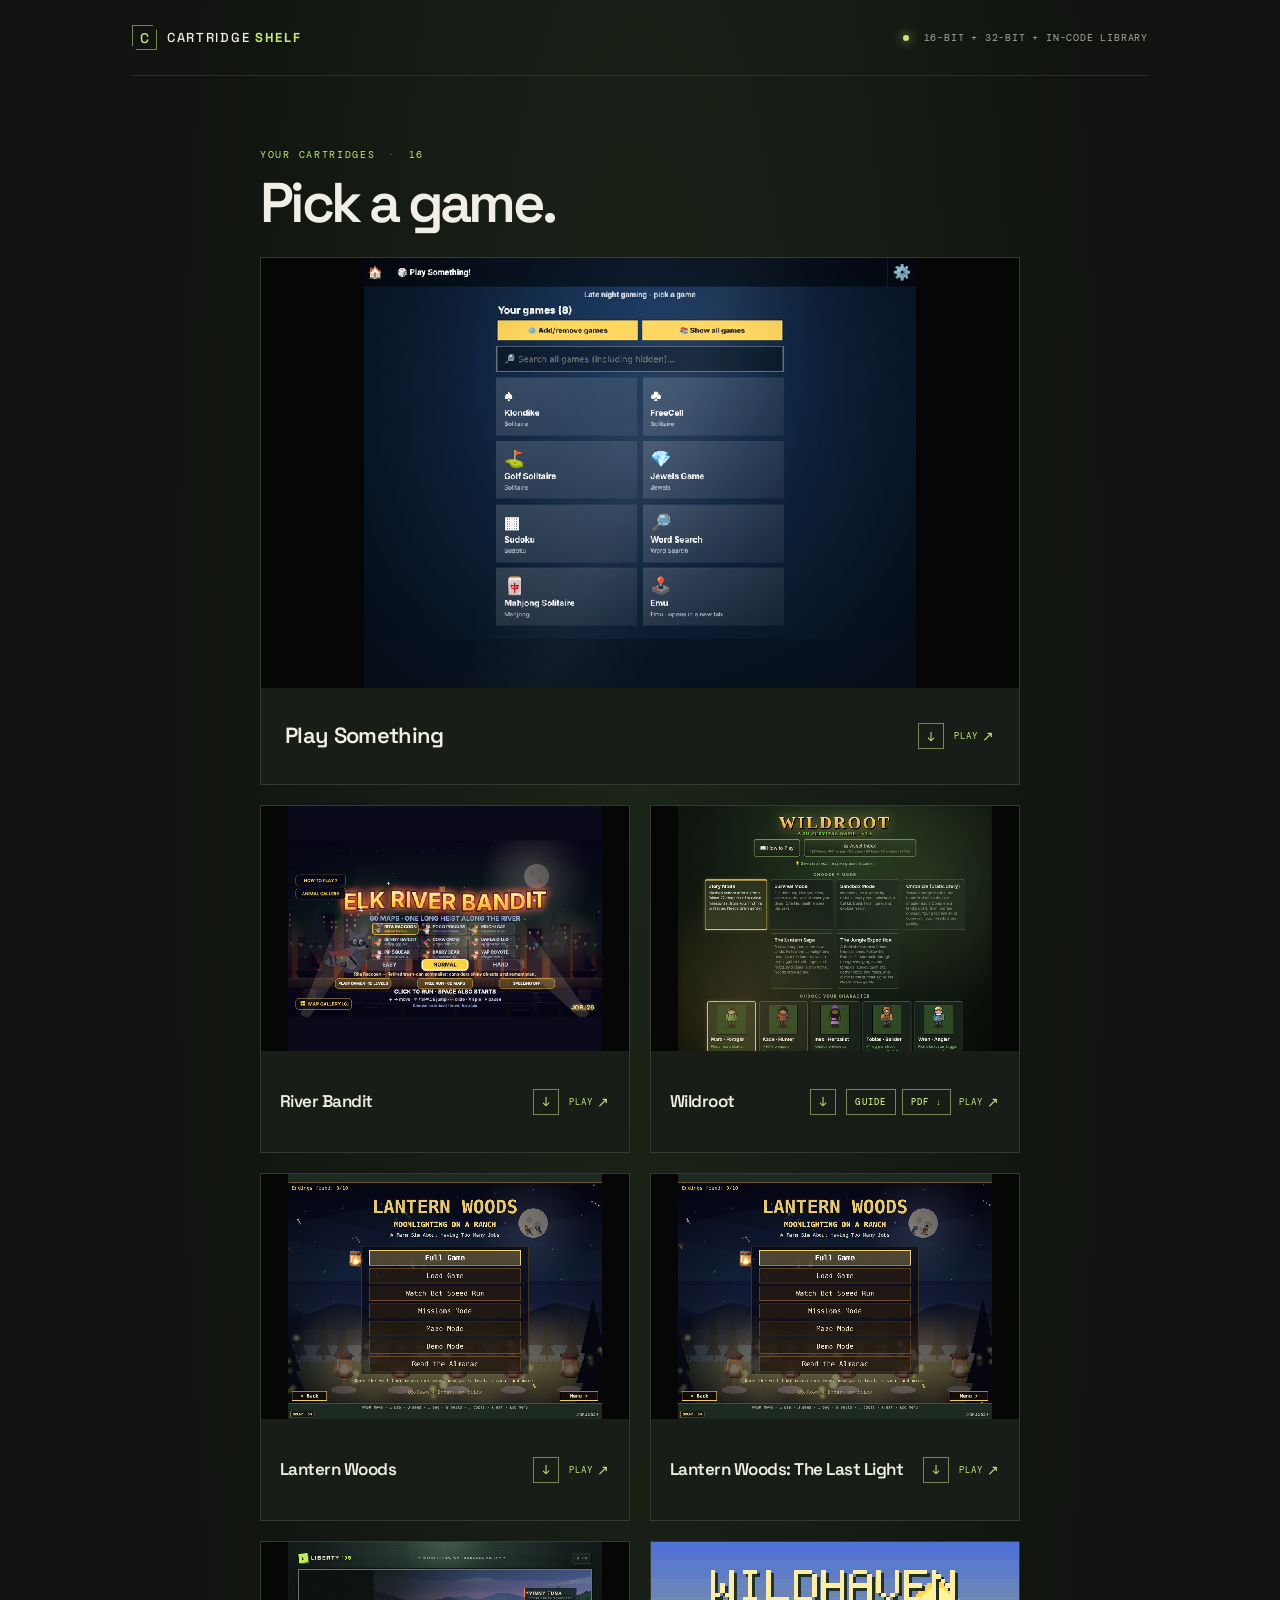
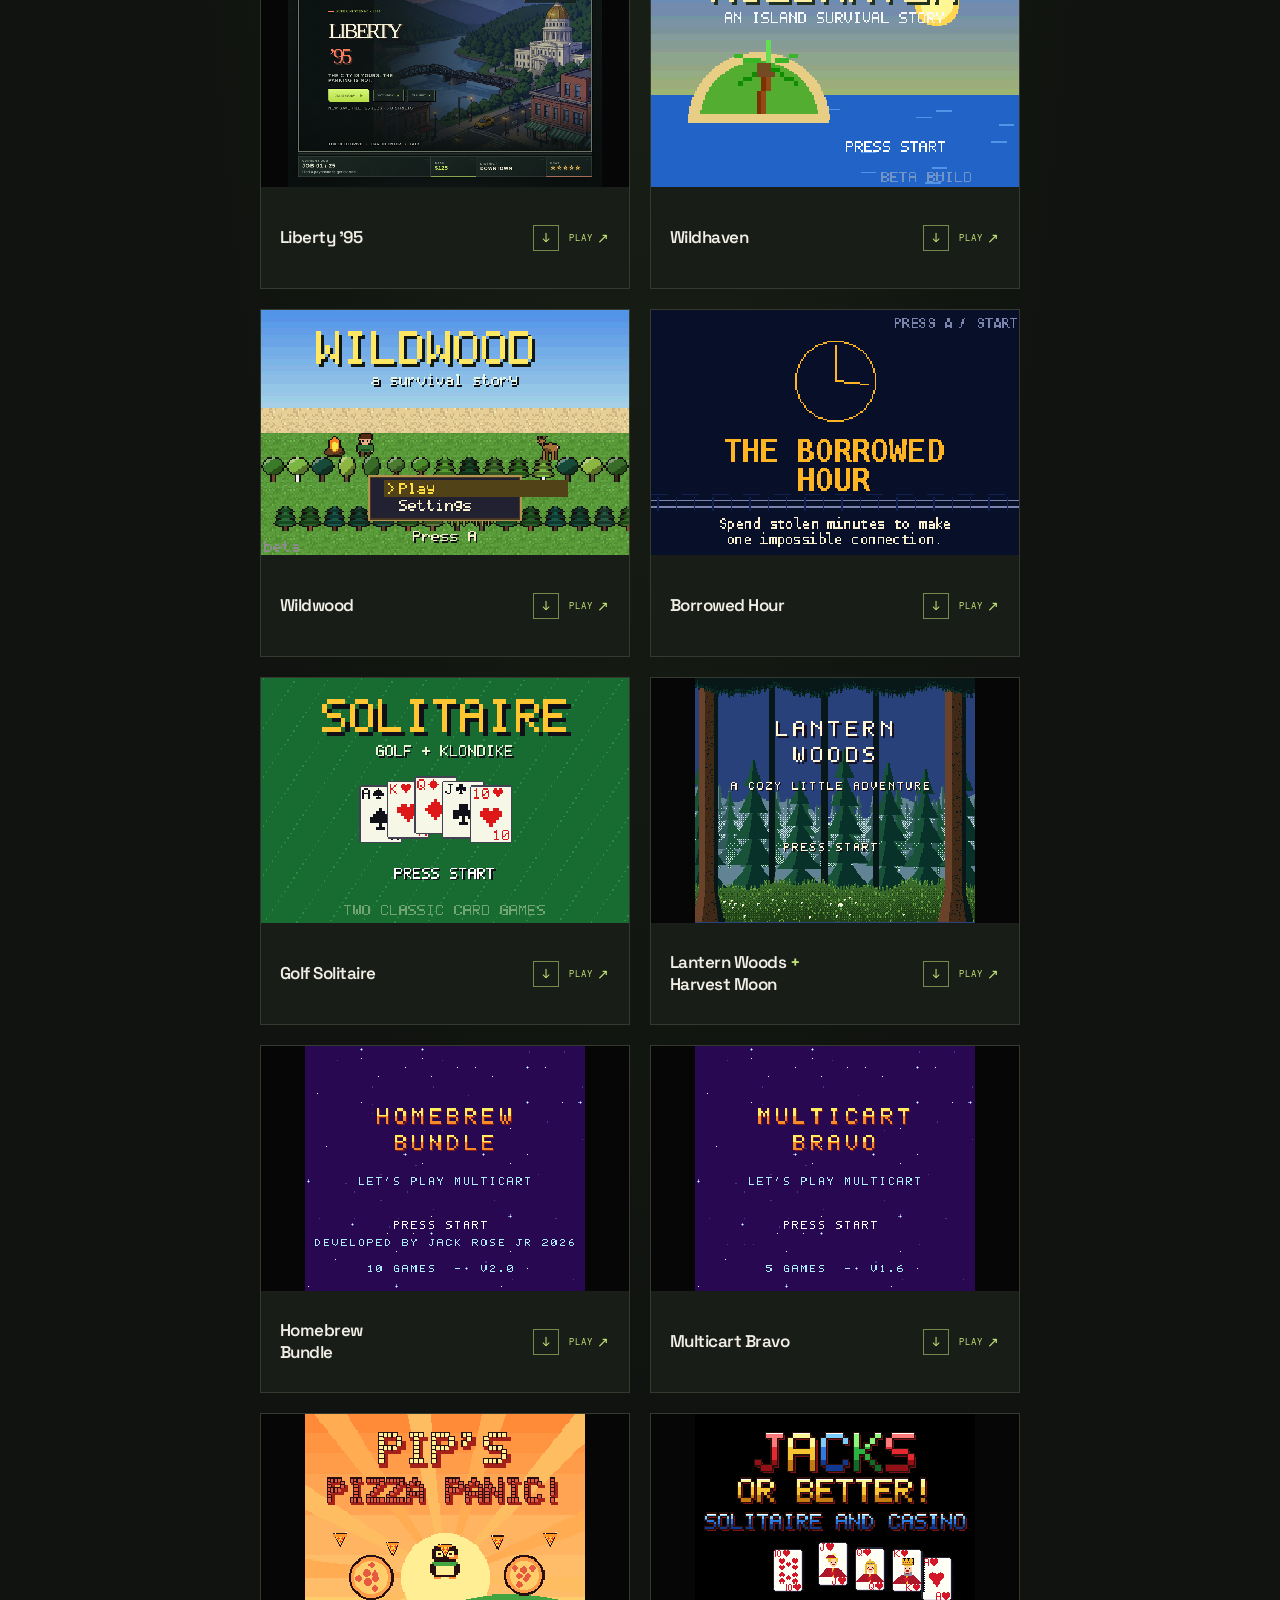
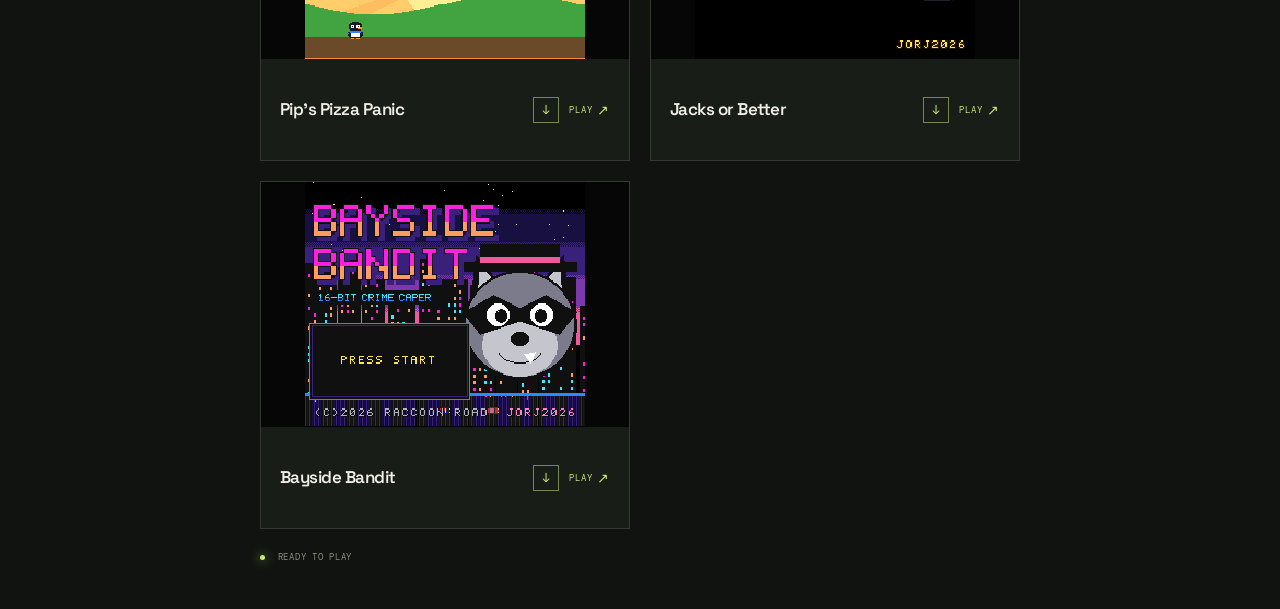
<file: index.html>
<!doctype html>
<html lang="en">
<head>
  <meta charset="utf-8">
  <meta name="viewport" content="width=device-width,initial-scale=1,maximum-scale=1,viewport-fit=cover"><meta name="apple-mobile-web-app-capable" content="yes"><meta name="mobile-web-app-capable" content="yes"><meta name="apple-mobile-web-app-status-bar-style" content="black-translucent"><meta name="apple-mobile-web-app-title" content="Cartridge Shelf"><meta name="theme-color" content="#050605">
  <meta name="theme-color" content="#10130f">
  <title>Cartridge Shelf</title>
  <link rel="stylesheet" href="style.css">
  <script type="module" src="app.js"></script>
</head>
<body>
  <main class="app-shell">
    <header class="topbar">
      <a class="brand" href="#library" aria-label="Cartridge Shelf home"><span class="brand-mark">C</span><span>CARTRIDGE <b>SHELF</b></span></a>
      <span class="system-label"><i></i> 16-BIT + 32-BIT + IN-CODE LIBRARY</span>
    </header>

    <section id="library" class="library-view">
      <div class="intro"><div class="eyebrow">YOUR CARTRIDGES <span>·</span> 16</div><h1>Pick a game.</h1></div>
      <div class="game-grid">
        <button class="game-card code-something featured" data-html="games/play-something/index.html" data-shot="shots/html_play-something.png" data-title="Play Something" aria-label="Play Play Something">
          <span class="card-art snes-art"><img class="title-shot is-ready" src="shots/html_play-something.png" alt="" aria-hidden="true"><span class="snes-symbol">♣</span><span class="snes-shapes"></span><span class="code-tag">IN-CODE</span><span class="art-caption">PLAY<br>SOMETHING</span></span>
          <span class="card-info"><span class="game-title">Play Something</span><span class="dl-chip" role="button" tabindex="0" aria-label="Download" title="Download">↓</span><span class="launch">PLAY <span>↗</span></span></span>
        </button>
        <button class="game-card code-river" data-html="games/river-bandit/index.html" data-shot="shots/html_river-bandit.png" data-title="River Bandit" aria-label="Play River Bandit">
          <span class="card-art snes-art"><img class="title-shot is-ready" src="shots/html_river-bandit.png" alt="" aria-hidden="true"><span class="snes-symbol">R</span><span class="snes-shapes"></span><span class="code-tag">IN-CODE</span><span class="art-caption">RIVER<br>BANDIT</span></span>
          <span class="card-info"><span class="game-title">River Bandit</span><span class="dl-chip" role="button" tabindex="0" aria-label="Download" title="Download">↓</span><span class="launch">PLAY <span>↗</span></span></span>
        </button>
        <button class="game-card code-wildroot" data-html="games/wildroot/index.html" data-shot="shots/html_wildroot.png" data-guide="games/wildroot/Wildroot_Player_Guide_v3.5.pdf" data-title="Wildroot" aria-label="Play Wildroot">
          <span class="card-art snes-art"><img class="title-shot is-ready" src="shots/html_wildroot.png" alt=""><span class="snes-symbol">W</span><span class="snes-shapes"></span><span class="code-tag">IN-CODE</span><span class="art-caption">WILDROOT</span></span>
          <span class="card-info"><span class="game-title">Wildroot</span><span class="dl-chip" role="button" tabindex="0" aria-label="Download" title="Download game">↓</span><span class="guide-chip" role="link" tabindex="0" data-href="games/wildroot/Wildroot_Player_Guide_v3.5.pdf" title="Open the player guide (PDF)">GUIDE</span><span class="guide-chip" role="link" tabindex="0" data-href="games/wildroot/Wildroot_Player_Guide_v3.5.pdf" data-download="1" title="Download the player guide (PDF)">PDF ↓</span><span class="launch">PLAY <span>↗</span></span></span>
        </button>
        <button class="game-card code-lantern" data-html="games/lantern-woods/index.html" data-shot="shots/html_lantern-woods.png" data-title="Lantern Woods" aria-label="Play Lantern Woods">
          <span class="card-art snes-art"><img class="title-shot is-ready" src="shots/html_lantern-woods.png" alt="" aria-hidden="true"><span class="snes-symbol">✦</span><span class="snes-shapes"></span><span class="code-tag">IN-CODE</span><span class="art-caption">LANTERN<br>WOODS</span></span>
          <span class="card-info"><span class="game-title">Lantern Woods</span><span class="dl-chip" role="button" tabindex="0" aria-label="Download" title="Download">↓</span><span class="launch">PLAY <span>↗</span></span></span>
        </button>
        <button class="game-card code-lastlight" data-html="games/last-light/index.html" data-shot="shots/html_last-light.png" data-title="Lantern Woods: The Last Light" aria-label="Play Lantern Woods: The Last Light">
          <span class="card-art snes-art"><img class="title-shot is-ready" src="shots/html_last-light.png" alt="" aria-hidden="true"><span class="snes-symbol">☾</span><span class="snes-shapes"></span><span class="code-tag">IN-CODE</span><span class="art-caption">THE LAST<br>LIGHT</span></span>
          <span class="card-info"><span class="game-title">Lantern Woods: The Last Light</span><span class="dl-chip" role="button" tabindex="0" aria-label="Download" title="Download">↓</span><span class="launch">PLAY <span>↗</span></span></span>
        </button>
        <button class="game-card code-liberty" data-html="games/liberty-95/index.html" data-shot="shots/html_liberty-95.png" data-title="Liberty ’95" aria-label="Play Liberty ’95">
          <span class="card-art snes-art"><img class="title-shot is-ready" src="shots/html_liberty-95.png" alt="" aria-hidden="true"><span class="snes-symbol">95</span><span class="snes-shapes"></span><span class="code-tag">IN-CODE</span><span class="art-caption">LIBERTY<br>’95</span></span>
          <span class="card-info"><span class="game-title">Liberty ’95</span><span class="dl-chip" role="button" tabindex="0" aria-label="Download" title="Download">↓</span><span class="launch">PLAY <span>↗</span></span></span>
        </button>
        <button class="game-card gba-wildhaven" data-rom="uploads/Wildhaven_beta.gba" data-shot="shots/Wildhaven_beta.png" data-system="gba" data-title="Wildhaven" aria-label="Play Wildhaven">
          <span class="card-art gba-art"><img src="shots/Wildhaven_beta.png" class="title-shot is-ready" alt="" aria-hidden="true"><span class="gba-sun"></span><span class="gba-hills"></span><span class="gba-emblem">W</span><span class="art-caption">WILDHAVEN</span></span>
          <span class="card-info"><span class="game-title">Wildhaven</span><span class="dl-chip" role="button" tabindex="0" aria-label="Download" title="Download">↓</span><span class="launch">PLAY <span>↗</span></span></span>
        </button>
        <button class="game-card gba-wildwood" data-rom="uploads/Wildwood_beta.gba" data-shot="shots/Wildwood_beta.png" data-system="gba" data-title="Wildwood" aria-label="Play Wildwood">
          <span class="card-art gba-art"><img src="shots/Wildwood_beta.png" class="title-shot is-ready" alt="" aria-hidden="true"><span class="gba-sun"></span><span class="gba-hills"></span><span class="gba-emblem">✦</span><span class="art-caption">WILDWOOD</span></span>
          <span class="card-info"><span class="game-title">Wildwood</span><span class="dl-chip" role="button" tabindex="0" aria-label="Download" title="Download">↓</span><span class="launch">PLAY <span>↗</span></span></span>
        </button>
        <button class="game-card gba-hour" data-rom="uploads/GBA_BORROWED_HOUR.gba" data-shot="shots/GBA_BORROWED_HOUR.png" data-system="gba" data-title="Borrowed Hour" aria-label="Play Borrowed Hour">
          <span class="card-art gba-art"><img src="shots/GBA_BORROWED_HOUR.png" class="title-shot is-ready" alt="" aria-hidden="true"><span class="gba-sun"></span><span class="gba-hills"></span><span class="gba-emblem">↻</span><span class="art-caption">BORROWED<br>HOUR</span></span>
          <span class="card-info"><span class="game-title">Borrowed Hour</span><span class="dl-chip" role="button" tabindex="0" aria-label="Download" title="Download">↓</span><span class="launch">PLAY <span>↗</span></span></span>
        </button>
        <button class="game-card gba-golf" data-rom="uploads/GBA_golf_solitaire.gba" data-shot="shots/GBA_golf_solitaire.png" data-system="gba" data-title="Golf Solitaire" aria-label="Play Golf Solitaire">
          <span class="card-art gba-art"><img src="shots/GBA_golf_solitaire.png" class="title-shot is-ready" alt="" aria-hidden="true"><span class="gba-sun"></span><span class="gba-hills"></span><span class="gba-emblem">♠</span><span class="art-caption">GOLF<br>SOLITAIRE</span></span>
          <span class="card-info"><span class="game-title">Golf Solitaire</span><span class="dl-chip" role="button" tabindex="0" aria-label="Download" title="Download">↓</span><span class="launch">PLAY <span>↗</span></span></span>
        </button>
        <button class="game-card woods" data-rom="uploads/Lantern_Woods_plus_Harvest_Moon.sfc" data-shot="shots/Lantern_Woods_plus_Harvest_Moon.png" data-title="Lantern Woods + Harvest Moon" aria-label="Play Lantern Woods plus Harvest Moon">
          <span class="card-art art-woods"><img src="shots/Lantern_Woods_plus_Harvest_Moon.png" class="title-shot is-ready" alt="" aria-hidden="true"><span class="moon"></span><span class="tree tree-a"></span><span class="tree tree-b"></span><span class="path"></span><span class="pixel-star star-a">✦</span><span class="pixel-star star-b">✦</span><span class="art-caption">LANTERN<br>WOODS</span></span>
          <span class="card-info"><span class="game-title">Lantern Woods <span class="plus">+</span><br>Harvest Moon</span><span class="dl-chip" role="button" tabindex="0" aria-label="Download" title="Download">↓</span><span class="launch">PLAY <span>↗</span></span></span>
        </button>
        <button class="game-card homebrew" data-rom="uploads/homebrew_bundle.sfc" data-shot="shots/homebrew_bundle.png" data-title="Homebrew Bundle" aria-label="Play Homebrew Bundle">
          <span class="card-art art-homebrew"><img src="shots/homebrew_bundle.png" class="title-shot is-ready" alt="" aria-hidden="true"><span class="orbit orbit-one"></span><span class="orbit orbit-two"></span><span class="cart">HB</span><span class="art-caption">HOMEBREW<br>BUNDLE</span><span class="pixel-star hb-star">✦</span></span>
          <span class="card-info"><span class="game-title">Homebrew<br>Bundle</span><span class="dl-chip" role="button" tabindex="0" aria-label="Download" title="Download">↓</span><span class="launch">PLAY <span>↗</span></span></span>
        </button>
        <button class="game-card snes-multicart" data-rom="uploads/SNES_multicart_bravo.sfc" data-shot="shots/SNES_multicart_bravo.png" data-title="Multicart Bravo" aria-label="Play Multicart Bravo">
          <span class="card-art snes-art"><img src="shots/SNES_multicart_bravo.png" class="title-shot is-ready" alt="" aria-hidden="true"><span class="snes-symbol">∞</span><span class="snes-shapes"></span><span class="art-caption">MULTICART<br>BRAVO</span></span>
          <span class="card-info"><span class="game-title">Multicart Bravo</span><span class="dl-chip" role="button" tabindex="0" aria-label="Download" title="Download">↓</span><span class="launch">PLAY <span>↗</span></span></span>
        </button>
        <button class="game-card snes-pizza" data-rom="uploads/SNES_Pip_s_Pizza_Panic.sfc" data-shot="shots/SNES_Pip_s_Pizza_Panic.png" data-title="Pip’s Pizza Panic" aria-label="Play Pip’s Pizza Panic">
          <span class="card-art snes-art"><img src="shots/SNES_Pip_s_Pizza_Panic.png" class="title-shot is-ready" alt="" aria-hidden="true"><span class="snes-symbol">✹</span><span class="snes-shapes"></span><span class="art-caption">PIP’S PIZZA<br>PANIC</span></span>
          <span class="card-info"><span class="game-title">Pip’s Pizza Panic</span><span class="dl-chip" role="button" tabindex="0" aria-label="Download" title="Download">↓</span><span class="launch">PLAY <span>↗</span></span></span>
        </button>
        <button class="game-card snes-jacks" data-rom="uploads/jacks_or_better.sfc" data-shot="shots/jacks_or_better.png" data-title="Jacks or Better" aria-label="Play Jacks or Better">
          <span class="card-art snes-art"><img src="shots/jacks_or_better.png" class="title-shot is-ready" alt="" aria-hidden="true"><span class="snes-symbol">♠</span><span class="snes-shapes"></span><span class="art-caption">JACKS<br>OR BETTER</span></span>
          <span class="card-info"><span class="game-title">Jacks or Better</span><span class="dl-chip" role="button" tabindex="0" aria-label="Download" title="Download">↓</span><span class="launch">PLAY <span>↗</span></span></span>
        </button>
        <button class="game-card snes-bandit" data-rom="uploads/BaysideBandit.sfc" data-shot="shots/BaysideBandit.png" data-title="Bayside Bandit" aria-label="Play Bayside Bandit">
          <span class="card-art snes-art"><img src="shots/BaysideBandit.png" class="title-shot is-ready" alt="" aria-hidden="true"><span class="snes-symbol">B</span><span class="snes-shapes"></span><span class="art-caption">BAYSIDE<br>BANDIT</span></span>
          <span class="card-info"><span class="game-title">Bayside Bandit</span><span class="dl-chip" role="button" tabindex="0" aria-label="Download" title="Download">↓</span><span class="launch">PLAY <span>↗</span></span></span>
        </button>
      </div>
      <div class="bottom-note"><span class="tiny-dot"></span> READY TO PLAY</div>
    </section>

    <section id="player" class="player-view" hidden>
      <div class="player-bar"><button id="hud-toggle" class="hud-toggle" aria-label="Show or hide controls">⋯</button><a id="guide-view" class="hud-guide" href="#" target="_blank" rel="noopener">GUIDE</a><a id="guide-dl" class="hud-guide" href="#" download>GUIDE ↓</a><button id="back" class="back-button"><span>←</span> LIBRARY</button><span id="playing-title" class="playing-title"></span><button id="immerse" class="immerse-button" aria-label="Full screen emulation mode">⛶ FULL SCREEN</button><button id="download" class="dl-button" aria-label="Download this game">↓ DOWNLOAD</button><button id="full" class="full-button" aria-label="Fullscreen">⛶</button></div>
      <div class="screen-frame"><div class="screen-glow"></div><div id="game-container"><div class="starting"><span class="loader"></span><span>WAKING THE CARTRIDGE…</span></div><iframe id="emulator" title="Game emulator" allow="autoplay; fullscreen; gamepad"></iframe></div></div>
      <section class="controller" aria-label="Game controller">
        <div class="shoulders"><button class="shoulder" data-key="q" aria-label="L shoulder"><span>L</span></button><button class="shoulder" data-key="w" aria-label="R shoulder"><span>R</span></button></div>
        <div class="controller-face">
          <div class="dpad" aria-label="Directional pad">
            <button class="dpad-key up" data-key="ArrowUp" aria-label="Up">▲</button>
            <button class="dpad-key left" data-key="ArrowLeft" aria-label="Left">◀</button>
            <button class="dpad-key right" data-key="ArrowRight" aria-label="Right">▶</button>
            <button class="dpad-key down" data-key="ArrowDown" aria-label="Down">▼</button>
            <span class="dpad-center"></span>
          </div>
          <div class="center-controls"><div class="system-buttons"><button data-key="Shift" aria-label="Select">SELECT</button><button data-key="Enter" aria-label="Start">START</button></div><span class="controller-wordmark">SUPER NINTENDO</span></div>
          <div class="face-buttons" aria-label="Action buttons">
            <button class="face-button button-x" data-key="s" aria-label="X">X</button>
            <button class="face-button button-y" data-key="a" aria-label="Y">Y</button>
            <button class="face-button button-a" data-key="x" aria-label="A">A</button>
            <button class="face-button button-b" data-key="z" aria-label="B">B</button>
          </div>
        </div>
      </section>
      <div class="player-foot"><span><kbd>TOUCH</kbd> HOLD TO PLAY</span><span id="system-type">SNES · EMULATORJS</span></div>
    </section>
  </main>
</body>
</html>
</file>
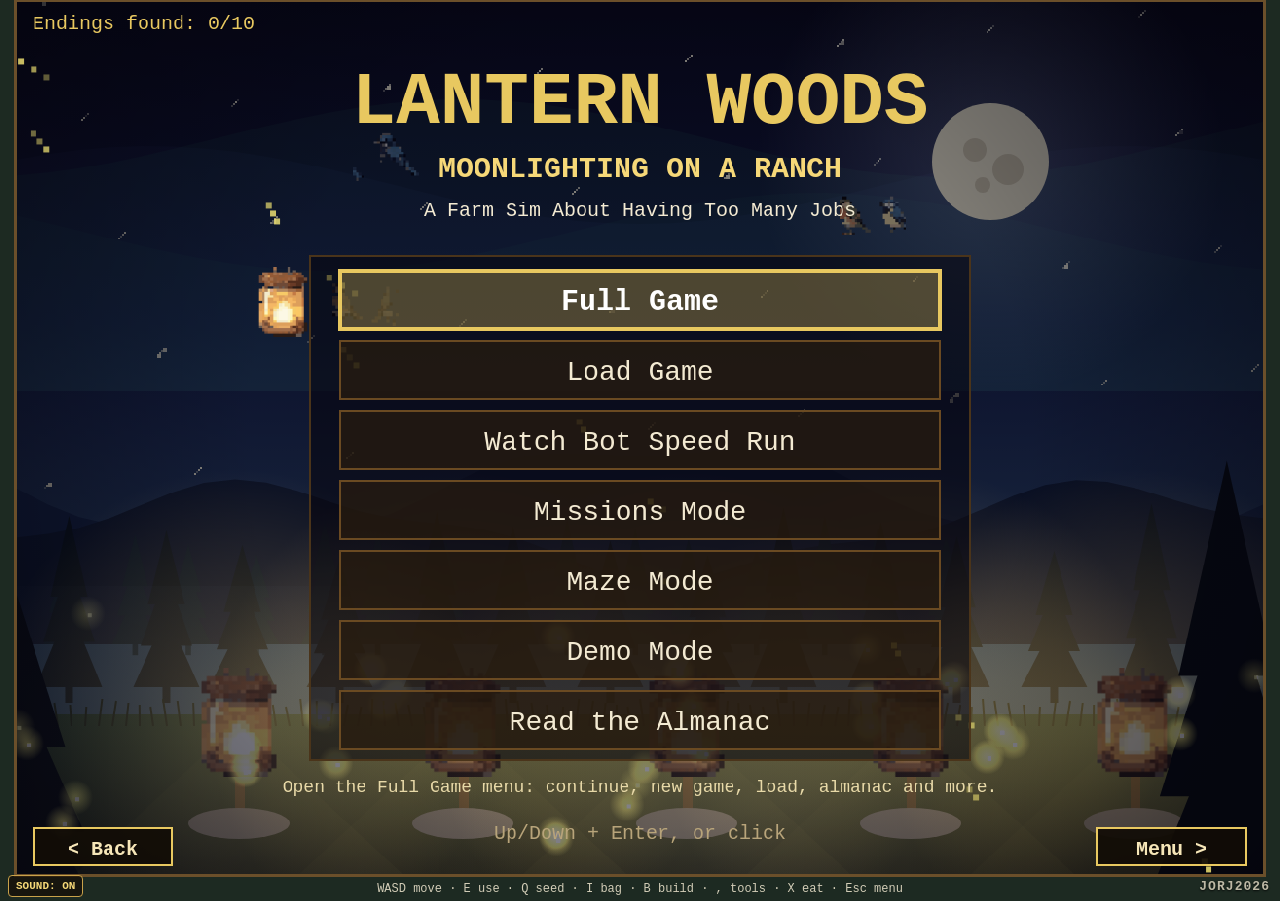
<file: games/lantern-woods/index.html>
<!DOCTYPE html>
<html lang="en">
<head>
<meta charset="utf-8">
<title>Lantern Woods</title>
<meta name="viewport" content="width=device-width, initial-scale=1, maximum-scale=1, user-scalable=no, viewport-fit=cover">
<meta name="mobile-web-app-capable" content="yes">
<meta name="apple-mobile-web-app-capable" content="yes">
<meta name="apple-mobile-web-app-status-bar-style" content="black-translucent">
<meta name="theme-color" content="#000000">
<link rel="stylesheet" href="style.css">
</head>
<body>
<div id="jorj">JORJ2026</div>
<canvas id="c" width="1280" height="896"></canvas>
<div id="h">WASD move · E use · Q seed · I bag · B build · , tools · X eat · Esc menu</div>
<script src="app.js"></script>
</body>
</html>
</file>
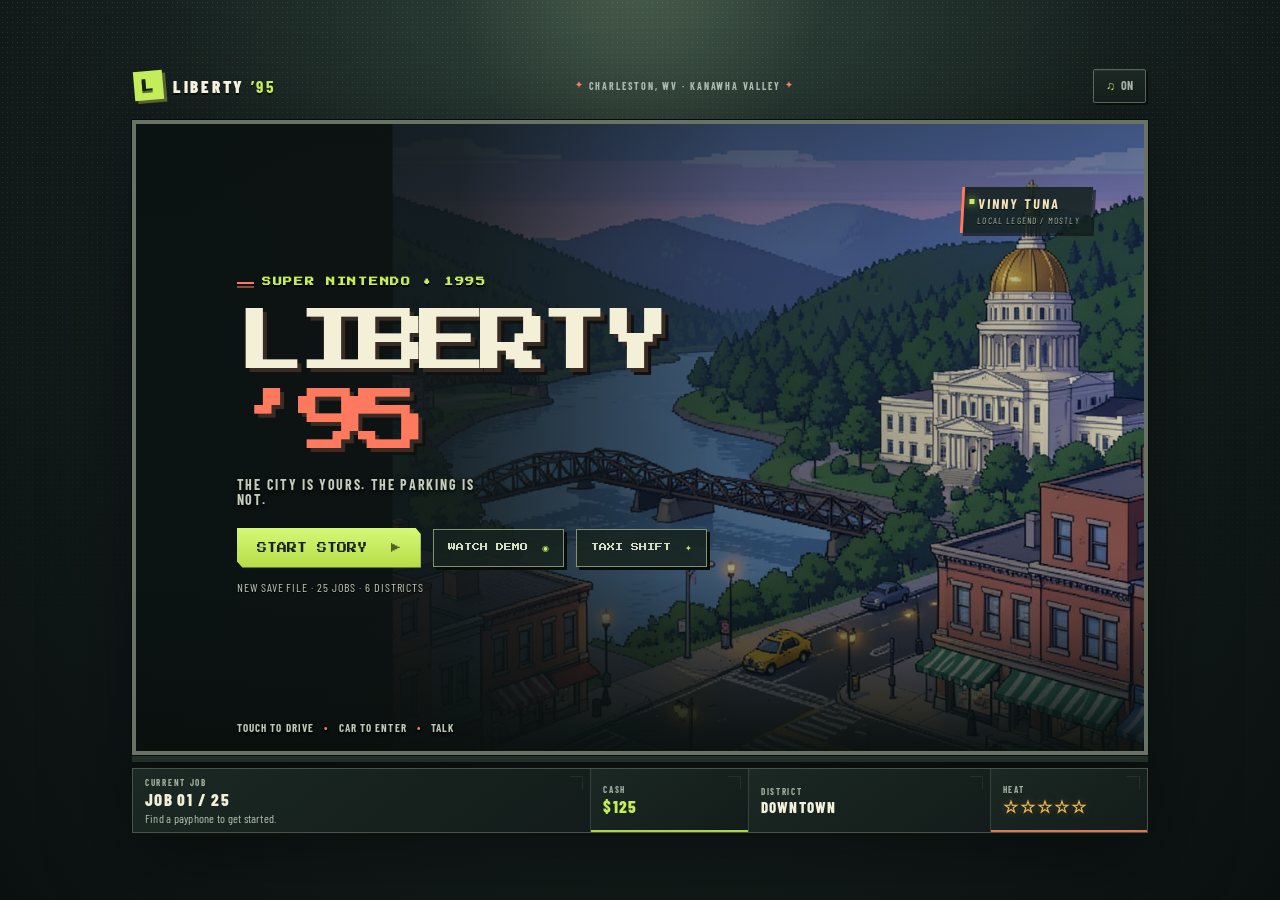
<file: games/liberty-95/index.html>
<!doctype html>
<html lang="en">
<head>
  <meta charset="utf-8">
  <meta name="viewport" content="width=device-width, initial-scale=1, maximum-scale=1, user-scalable=no, viewport-fit=cover">
  <meta name="theme-color" content="#101717">
  <title>Liberty ’95</title>
  <link rel="stylesheet" href="style.css">
</head>
<body>
  <main class="game-shell">
    <header class="topbar">
      <div class="brand"><span class="brand-mark">L</span><span>LIBERTY <b>’95</b></span></div>
      <div class="top-note">CHARLESTON, WV · KANAWHA VALLEY</div>
      <button id="sound-btn" class="sound-btn" aria-label="Toggle sound">♫ <span>ON</span></button>
    </header>
    <section class="screen-wrap" aria-label="Game screen">
      <canvas id="game" width="960" height="600" aria-label="Liberty 95 game"></canvas>
      <div class="scanlines"></div>
      <div id="title-screen" class="overlay title-screen">
        <div class="title-stamp">SUPER NINTENDO • 1995</div>
        <h1>LIBERTY<br><em>’95</em></h1>
        <p class="title-sub">THE CITY IS YOURS. THE PARKING IS NOT.</p>
        <div class="character-tag"><span class="tag-dot"></span><b>VINNY TUNA</b><small>LOCAL LEGEND / MOSTLY</small></div>
        <div class="title-actions"><button id="start-btn" class="main-button">START STORY <span>▶</span></button><button id="demo-btn" class="secondary-button">WATCH DEMO <span>◉</span></button><button id="taxi-btn" class="secondary-button">TAXI SHIFT <span>✦</span></button></div>
        <div class="save-note" id="save-note"></div>
        <div class="title-controls">TOUCH TO DRIVE <i>•</i> CAR TO ENTER <i>•</i> TALK</div>
      </div>
      <div id="mission-intro" class="overlay mission-intro hidden">
        <div class="intro-card">
          <div class="title-stamp" id="intro-stamp">MISSION BRIEF · JOB 01</div>
          <div class="intro-heading"><div class="intro-number" id="intro-number">01</div><div><h2 id="intro-title">A Tuna in Trouble</h2><div class="intro-contact">CALLER <b id="intro-character">VINNY TUNA</b></div></div></div>
          <p id="intro-copy"></p>
          <div class="intro-objective"><span>YOUR JOB</span><b id="intro-objective-text">Go to the gold marker, collect the item, then deliver it at the green marker.</b></div>
          <button id="mission-ready" class="main-button">ACCEPT JOB <span>▶</span></button>
          <div class="brief-controls">TOUCH TO MOVE <i>•</i> CAR TO ENTER <i>•</i> TALK</div>
        </div>
      </div>
      <div id="clear-screen" class="overlay clear-screen hidden">
        <div class="title-stamp">JOB COMPLETE</div><h2>NICELY<br><em>DONE.</em></h2>
        <p id="clear-copy"></p><button id="next-btn" class="main-button">NEXT JOB <span>▶</span></button>
      </div>
      <div id="bust-screen" class="overlay bust-screen hidden" role="alertdialog" aria-labelledby="bust-title">
        <div class="bust-card"><div class="bust-badge">LIBERTY CITY POLICE</div><h2 id="bust-title">BUSTED<span>!</span></h2><p id="bust-copy">You got caught.</p><button id="bust-return" class="main-button">BACK TO STREET <span>↩</span></button></div>
      </div>
      <div id="toast" class="toast hidden"></div>
      <div id="demo-controls" class="demo-controls hidden" aria-label="Demo playback controls"><span class="demo-live"><i></i><b id="demo-status">COMPUTER PLAYING</b></span><button id="demo-slower" aria-label="Slow the demo">−</button><b id="demo-speed">1×</b><button id="demo-faster" aria-label="Speed up the demo">+</button><button id="demo-exit" class="demo-exit">END DEMO</button></div>
      <div id="taxi-controls" class="demo-controls hidden" aria-label="Taxi shift controls"><span class="demo-live"><i></i><b>DISPATCH CONNECTED</b></span><button id="taxi-end" class="demo-exit">END SHIFT</button></div>
      <div class="touch-controls" aria-label="Touch controls">
        <div class="dpad"><button data-key="ArrowUp">▲</button><div><button data-key="ArrowLeft">◀</button><button data-key="ArrowDown">▼</button><button data-key="ArrowRight">▶</button></div></div>
        <div class="touch-actions"><button data-action="interact">E<br><small>CAR</small></button><button data-action="talk">●<br><small>TALK</small></button></div>
      </div>
    </section>
    <footer class="hudbar">
      <div class="mission-chip"><span class="hud-label">CURRENT JOB</span><strong id="mission-name">—</strong><small id="mission-goal">Find a payphone to get started.</small></div>
      <div class="cash-chip"><span class="hud-label">CASH</span><strong id="cash">$000</strong></div>
      <div class="district-chip"><span class="hud-label">DISTRICT</span><strong id="district">DOWNTOWN</strong></div>
      <div class="wanted-chip"><span class="hud-label">HEAT</span><strong id="wanted">☆☆☆☆☆</strong></div>
    </footer>
  </main>
  <script type="module" src="game.js"></script>
</body>
</html>
</file>
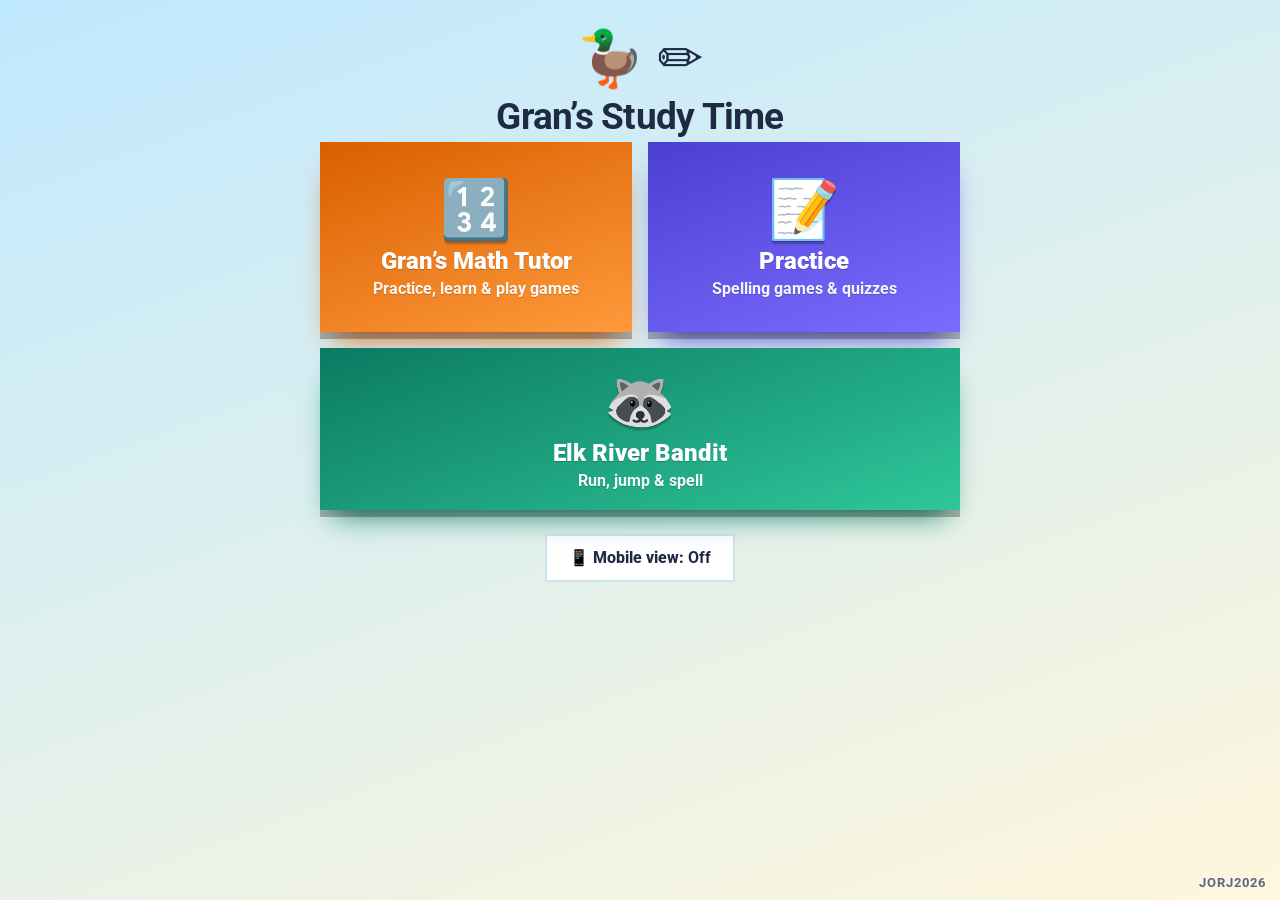
<file: games/river-bandit/index.html>
<!DOCTYPE html>
<html lang="en">
<head>
<meta charset="utf-8">
<meta name="viewport" content="width=device-width, initial-scale=1, viewport-fit=cover">
<meta name="theme-color" content="#bfe9ff">
<meta name="apple-mobile-web-app-capable" content="yes">
<meta name="mobile-web-app-capable" content="yes">
<meta name="apple-mobile-web-app-status-bar-style" content="black-translucent">
<title>Gran’s Study Time</title><link rel="stylesheet" href="https://fonts.googleapis.com/css2?family=Roboto:wght@400;500;700;900&display=swap" media="print" onload="this.media='all'">
<link rel="stylesheet" href="styles.css">
</head>
<body>
<div id="shell">
  <div id="bar"><button class="back" id="hb" aria-label="Back to Study Time home">🏠</button><b id="bt"></b><span class="rt"><button class="mini" id="mb" aria-label="Mobile view" aria-pressed="false">📱</button><button class="mini" id="cb" aria-label="Collapse header">▲</button></span></div>
  <button id="tab" aria-label="Show header">🏠 ▼</button>
  <main id="home">
    <div class="wrap">
      <div class="hero" id="hero" role="button" tabindex="0" aria-label="Quack">🦆 ✏️</div>
      <h1>Gran’s Study Time</h1>
      <div class="apps">
        <button class="app math" data-a="math"><span>🔢</span>Gran’s Math Tutor<small>Practice, learn &amp; play games</small></button>
        <button class="app wordsb" data-a="words"><span>📝</span>Practice<small>Spelling games &amp; quizzes</small></button>
        <button class="app riverb" data-a="river"><span>🦝</span>Elk River Bandit<small>Run, jump &amp; spell</small></button>
      </div>
      <button class="mtoggle" id="mhome" aria-pressed="false">📱 Mobile view: <b>Off</b></button>
      <p class="mtip" id="mtip" hidden>Tip: in Safari tap Share → Add to Home Screen to play full-screen.</p>
    </div>
  </main>
</div>
<div class="tag">JORJ2026</div>
<script src="quack.js"></script>
<script src="hub.js"></script>
</body>
</html>
</file>
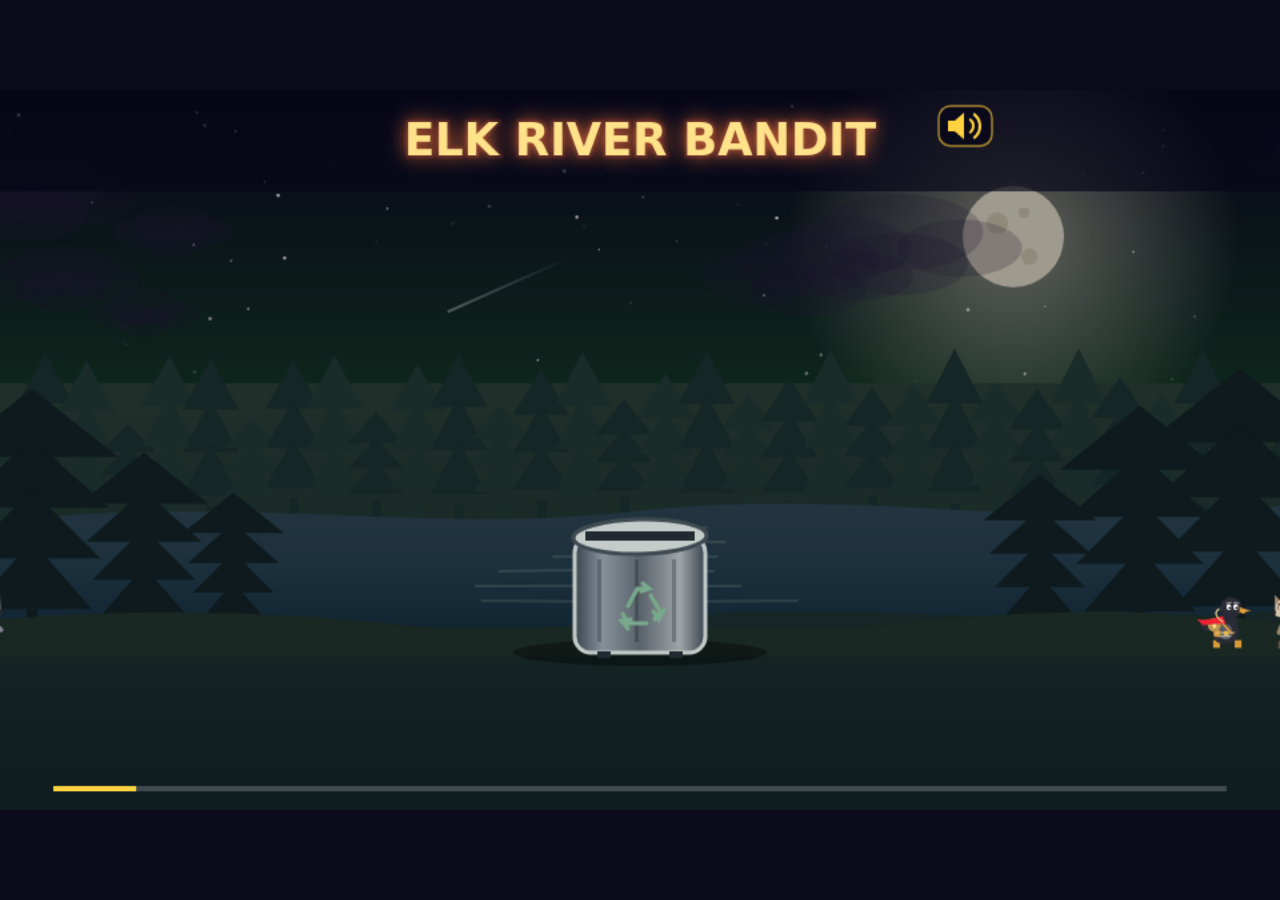
<file: games/river-bandit/apps/river-bandit/index.html>
<!doctype html><html lang="en"><head><meta charset="utf-8"><meta name="viewport" content="width=device-width, initial-scale=1, viewport-fit=cover"><title>Elk River Bandit</title><link rel="stylesheet" href="style.css"></head><body><canvas id="c" width="960" height="540" aria-label="Elk River Bandit game"></canvas><input id="spellingWords" type="text" aria-label="Comma-separated spelling words" placeholder="Paste words separated by commas: river, bandit, raccoon" autocomplete="off" spellcheck="false"><script src="app.js"></script></body></html>
</file>
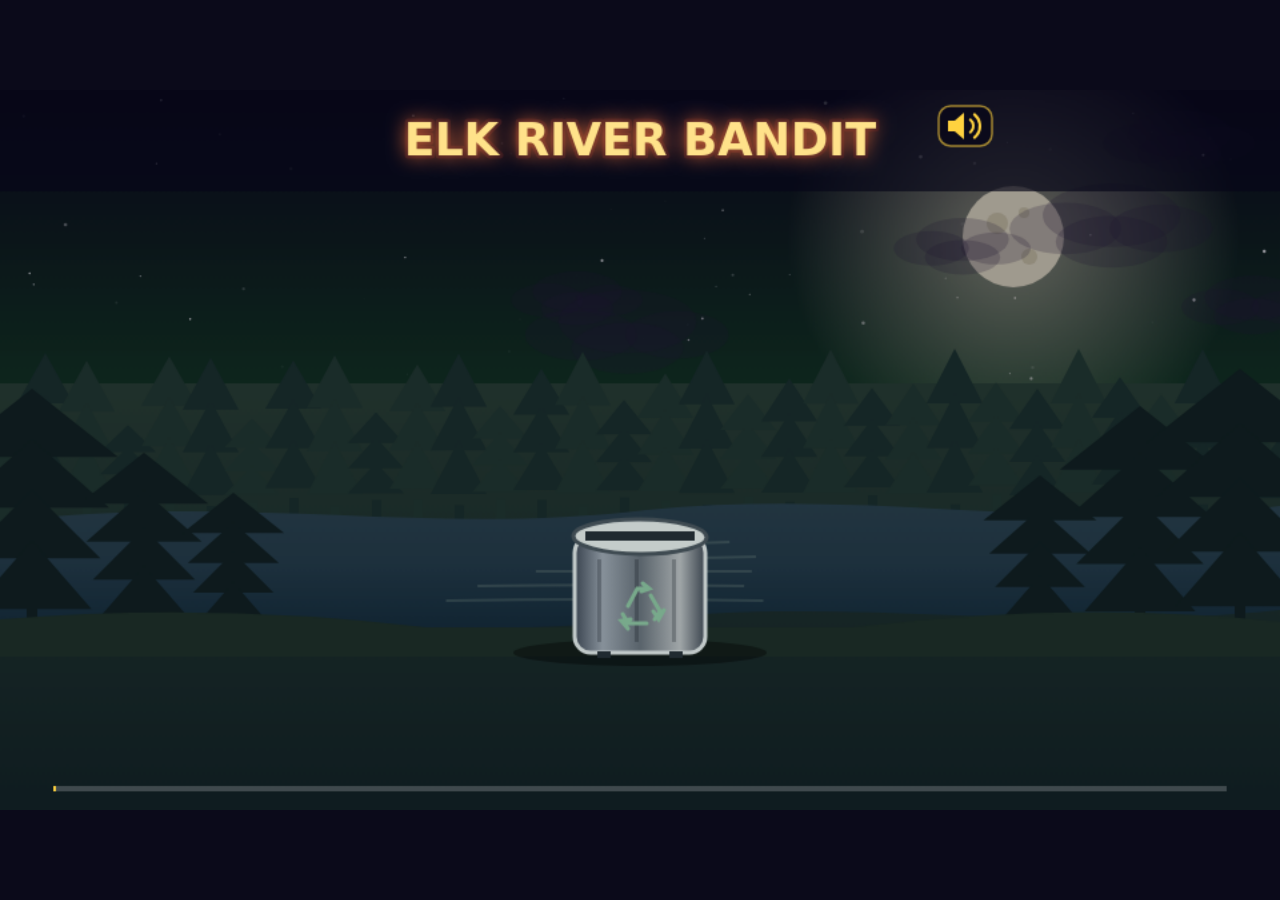
<file: games/river-bandit/erb.html>
<!doctype html><meta charset="utf-8"><meta http-equiv="refresh" content="0;url=apps/river-bandit/index.html"><title>Elk River Bandit</title><a href="apps/river-bandit/index.html">Elk River Bandit</a>
</file>
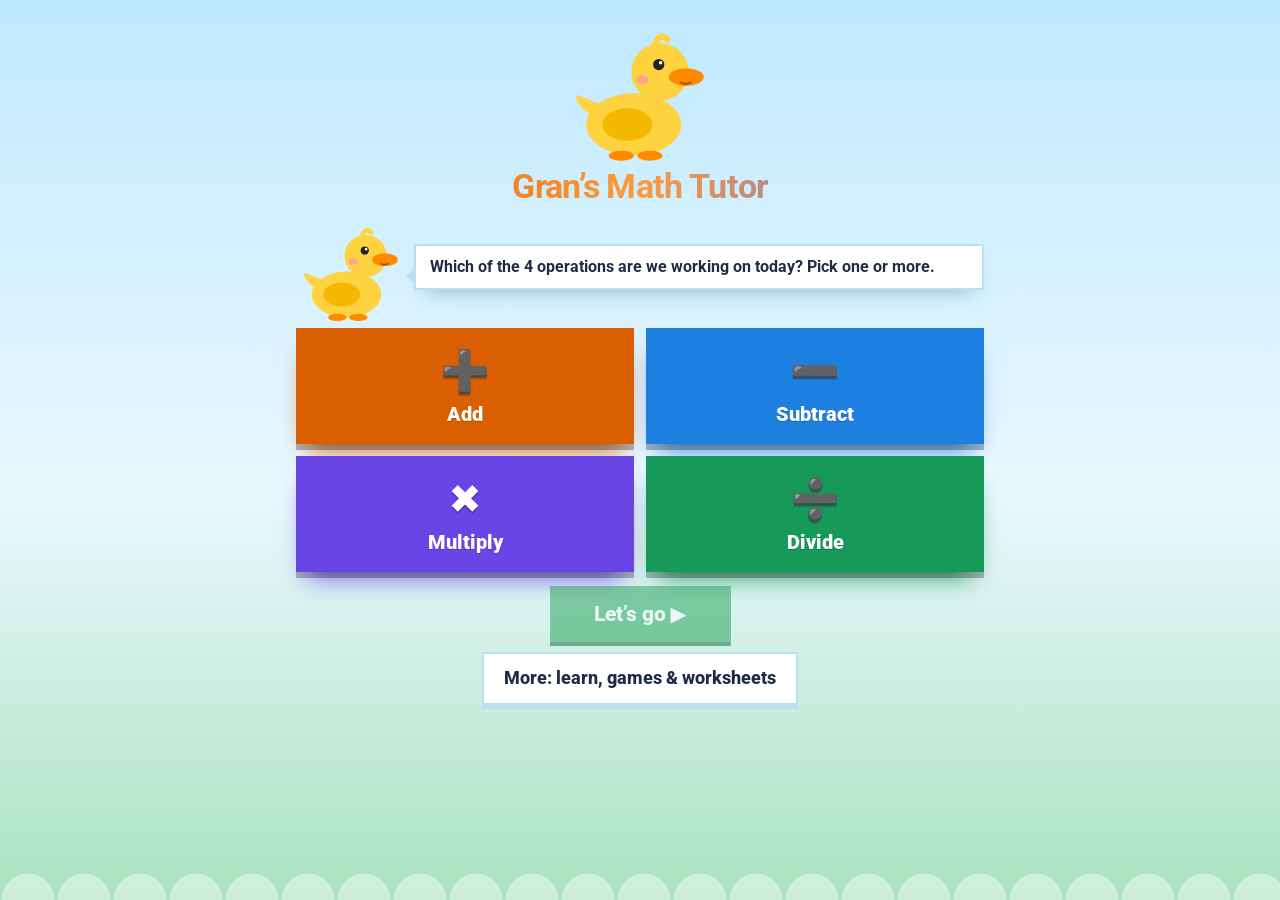
<file: games/river-bandit/apps/math.html>
<!DOCTYPE html>
<html lang="en">
<head>
<meta charset="utf-8"><link rel="stylesheet" href="https://fonts.googleapis.com/css2?family=Roboto:wght@400;500;700;900&display=swap" media="print" onload="this.media='all'">
<meta name="viewport" content="width=device-width, initial-scale=1, viewport-fit=cover">
<meta name="theme-color" content="#bfe9ff">
<meta name="apple-mobile-web-app-capable" content="yes">
<meta name="mobile-web-app-capable" content="yes">
<title>Gran’s Math Tutor</title>
<link rel="stylesheet" href="math.css">
</head>
<body>
<div id="app"></div>
<script src="quack.js"></script>
<script src="math.js"></script>
</body>
</html>
</file>
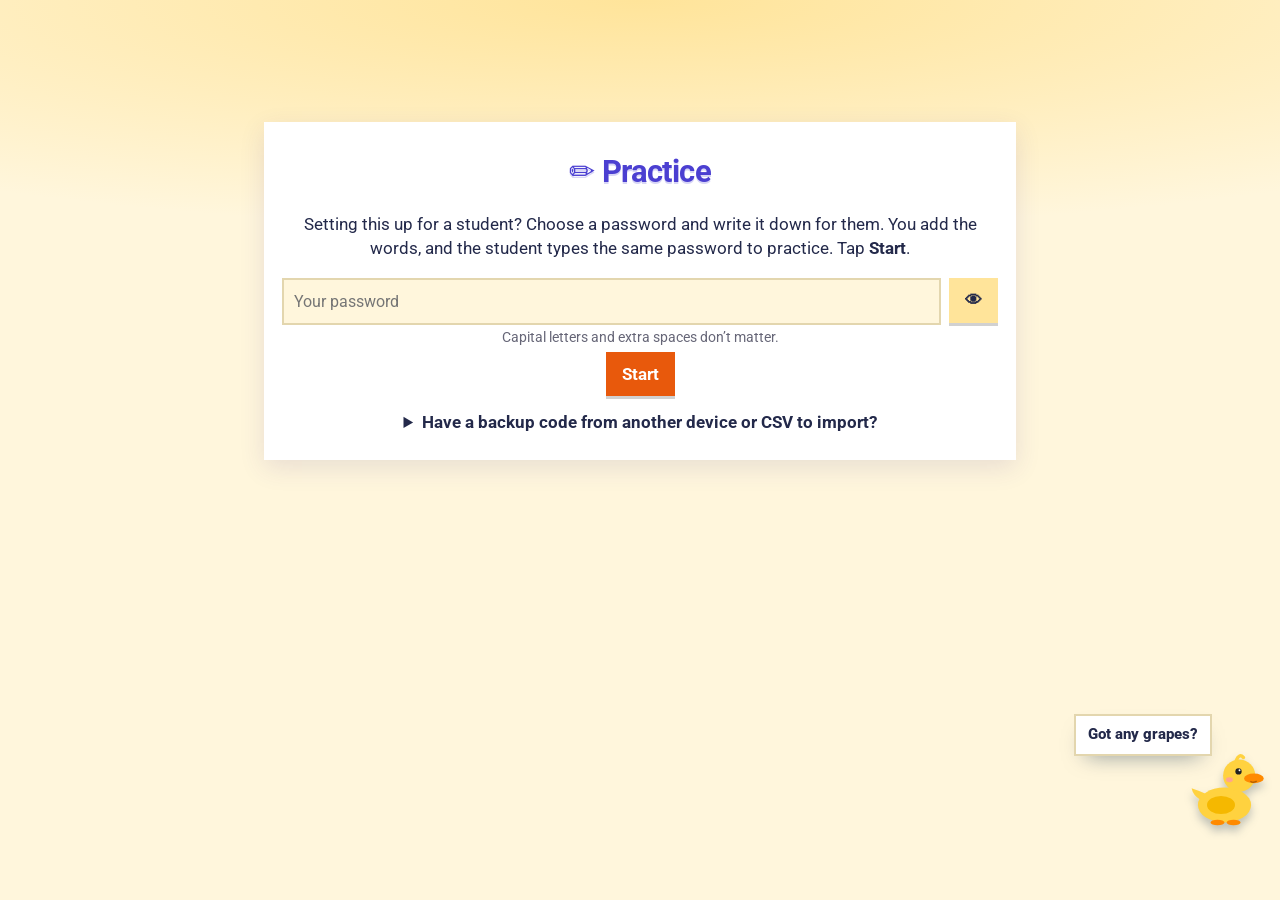
<file: games/river-bandit/apps/words.html>
<!DOCTYPE html><html lang="en"><head><meta charset="utf-8"><link rel="stylesheet" href="https://fonts.googleapis.com/css2?family=Roboto:wght@400;500;700;900&display=swap" media="print" onload="this.media='all'"><meta name="viewport" content="width=device-width, initial-scale=1, viewport-fit=cover"><title>Practice</title><meta name="apple-mobile-web-app-capable" content="yes"><meta name="theme-color" content="#4b3fd1">
<link rel="stylesheet" href="words.css"></head><body><div id="app"></div>
<script src="quack.js"></script>
<script src="words-data.js"></script>
<script src="words.js"></script>
<script src="words-duck.js"></script></body></html>
</file>
<file: style.css>
@import url('https://fonts.googleapis.com/css2?family=DM+Mono:wght@400;500&family=Space+Grotesk:wght@400;500;600;700&display=swap');
:root{color-scheme:dark;--bg:#10130f;--panel:#191d17;--ink:#f0eee5;--muted:#92968b;--lime:#c5e87a;--line:#2b3028;--mono:'DM Mono',monospace;--sans:'Space Grotesk',sans-serif}
*{box-sizing:border-box}body{margin:0;background:var(--bg);color:var(--ink);font-family:var(--sans);min-height:100vh;min-height:100svh;background-image:radial-gradient(ellipse at 50% 20%,#1c2519 0,transparent 52%)}button{font:inherit;color:inherit}.app-shell{max-width:1100px;min-height:100vh;margin:auto;padding:0 42px;display:flex;flex-direction:column}.topbar{height:76px;border-bottom:1px solid var(--line);display:flex;align-items:center;justify-content:space-between}.brand{display:flex;align-items:center;gap:10px;color:var(--ink);font-size:13px;font-weight:500;letter-spacing:.13em;text-decoration:none}.brand b{font-weight:700;color:var(--lime)}.brand-mark{width:25px;height:25px;border:1px solid #71874d;color:var(--lime);display:grid;place-items:center;font-size:14px;letter-spacing:0;clip-path:polygon(0 0,82% 0,100% 20%,100% 100%,18% 100%,0 82%)}.system-label,.bottom-note,.footer,.eyebrow,.launch,.player-foot,.back-button{font:10px var(--mono);letter-spacing:.08em}.system-label{color:#a5aa9f}.system-label i,.tiny-dot{display:inline-block;width:6px;height:6px;border-radius:50%;background:var(--lime);margin-right:8px;box-shadow:0 0 11px #b8e76d}.library-view{width:min(100%,760px);margin:0 auto;flex:1;padding:72px 0 46px}.intro{margin-bottom:26px}.eyebrow{color:var(--lime);font-size:10px;letter-spacing:.17em}.eyebrow span{color:#69705f;margin:0 5px}h1{font-size:clamp(36px,6vw,56px);letter-spacing:-.065em;line-height:1;margin:14px 0 0;font-weight:600}.game-grid{display:grid;grid-template-columns:repeat(2,minmax(0,1fr));gap:20px}.game-card{padding:0;text-align:left;background:var(--panel);border:1px solid #343a30;cursor:pointer;overflow:hidden;transition:transform .2s,border-color .2s,box-shadow .2s}.game-card:hover,.game-card:focus-visible{transform:translateY(-4px);border-color:#91ad5b;box-shadow:0 12px 40px #0005;outline:none}.card-art{height:245px;position:relative;display:block;overflow:hidden}.art-woods{background:linear-gradient(180deg,#252c3b 0%,#413e4d 54%,#9d7459 100%)}.moon{position:absolute;width:51px;height:51px;right:17%;top:17%;background:#f4d9a1;border-radius:50%;box-shadow:0 0 38px #f2d29d77}.tree{position:absolute;bottom:0;width:48%;height:85%;background:#17241c;clip-path:polygon(47% 0,58% 19%,53% 19%,69% 37%,60% 36%,82% 60%,68% 58%,100% 85%,57% 82%,57% 100%,43% 100%,43% 82%,0 88%,29% 57%,18% 58%,40% 35%,31% 36%,47% 19%,42% 19%)}.tree-a{left:-5%;height:92%;width:53%}.tree-b{right:-7%;height:71%;width:45%;transform:scaleX(-1);background:#1d2b20}.path{position:absolute;bottom:-42%;left:28%;height:95%;width:50%;transform:rotate(-13deg);background:#c28c62;clip-path:polygon(45% 0,56% 0,100% 100%,0 100%);opacity:.7}.art-caption{position:absolute;bottom:20px;left:23px;color:#ffebbd;font:700 11px/1.25 var(--mono);letter-spacing:.14em;text-shadow:0 2px 4px #271a18}.pixel-star{position:absolute;color:#fff0bd;font-size:14px}.star-a{left:32%;top:23%}.star-b{right:33%;top:39%;font-size:9px}.art-homebrew{background:radial-gradient(ellipse at center,#365547 0,#1b3434 44%,#142322 100%)}.orbit{position:absolute;width:170px;height:170px;border:1px solid #c5e87a66;border-radius:50%;left:50%;top:42%;transform:translate(-50%,-50%) rotate(-25deg) scaleY(.5)}.orbit-two{transform:translate(-50%,-50%) rotate(48deg) scaleY(.5);border-color:#ffda9b77}.cart{position:absolute;left:50%;top:42%;transform:translate(-50%,-50%);width:69px;height:88px;background:#c5e87a;color:#233027;display:grid;place-items:center;font:700 24px var(--mono);box-shadow:7px 8px 0 #14211e;border:3px solid #deefa9;clip-path:polygon(0 0,100% 0,100% 84%,84% 100%,16% 100%,0 84%)}.hb-star{right:21%;top:18%;color:#f6d79c}.card-info{min-height:101px;padding:18px 19px;display:flex;align-items:center;justify-content:space-between;background:#191d17}.game-title{font-size:17px;font-weight:600;line-height:1.25;letter-spacing:-.03em}.plus{color:var(--lime)}.launch{color:var(--lime);font-size:9px;white-space:nowrap}.launch span{font-size:14px;margin-left:5px}.bottom-note{margin-top:22px;color:#8a9084;font-size:9px}.tiny-dot{width:5px;height:5px;margin-right:7px}.footer{height:54px;border-top:1px solid var(--line);display:flex;justify-content:space-between;align-items:center;color:#73796e;font-size:9px}.footer b{color:#b4baab;font-weight:400}.player-view{width:min(100%,900px);margin:0 auto;padding:30px 0 26px;flex:1;display:flex;flex-direction:column}.player-bar{display:flex;align-items:center;justify-content:space-between;margin-bottom:14px}.back-button,.full-button{background:transparent;border:0;cursor:pointer;color:#b3b9aa}.back-button{padding:8px 0;font-size:10px}.back-button span{font-size:18px;vertical-align:-1px;margin-right:7px;color:var(--lime)}.playing-title{font-size:14px;font-weight:600;letter-spacing:-.02em}.full-button{font-size:24px;line-height:1;padding:4px 0 4px 12px}.screen-frame{position:relative;padding:12px;border:1px solid #394036;background:#080a08;box-shadow:0 20px 60px #0008}.screen-glow{position:absolute;inset:-1px;pointer-events:none;box-shadow:inset 0 0 45px #8aab4820;z-index:1}.screen-frame:before{content:"";display:block;position:absolute;inset:0;background:repeating-linear-gradient(0deg,#ffffff08 0,#ffffff08 1px,transparent 1px,transparent 4px);pointer-events:none;z-index:2;opacity:.14}#game-container{position:relative;aspect-ratio:4/3;max-height:calc(100vh - 220px);background:#050605;display:flex;align-items:center;justify-content:center;overflow:hidden}.starting{position:absolute;z-index:3;display:flex;align-items:center;gap:12px;color:#b0c679;font:10px var(--mono);letter-spacing:.1em;pointer-events:none}#emulator{position:absolute;inset:0;width:100%;height:100%;border:0;background:#050605}.loader{width:14px;height:14px;border:1px solid #697552;border-top-color:var(--lime);border-radius:50%;animation:spin .8s linear infinite}@keyframes spin{to{transform:rotate(360deg)}}.player-foot{display:flex;justify-content:space-between;color:#777e72;font-size:9px;padding:12px 2px 0}kbd{font:9px var(--mono);border:1px solid #41483a;color:#c5ceba;padding:2px 4px;margin-right:4px}[hidden]{display:none!important}
/* Touch-first handheld layout */
@media(max-width:620px){
  body{overscroll-behavior-y:contain}.app-shell{padding:0 max(17px,env(safe-area-inset-left)) 0 max(17px,env(safe-area-inset-right))}.topbar{height:calc(56px + env(safe-area-inset-top));padding-top:env(safe-area-inset-top)}.library-view{padding:42px 0 35px}.game-grid{gap:12px}.card-art{height:clamp(150px,43vw,220px)}.card-info{padding:14px 12px;min-height:83px}.game-title{font-size:14px}.launch{font-size:8px}.art-caption{left:15px;bottom:14px;font-size:9px}.footer{font-size:8px}.footer span:last-child{display:none}.player-view{padding:12px 0 calc(16px + env(safe-area-inset-bottom));width:100%;justify-content:flex-start}.player-bar{margin-bottom:10px;min-height:32px}.playing-title{max-width:58%;overflow:hidden;text-overflow:ellipsis;white-space:nowrap;font-size:13px}#game-container{aspect-ratio:4/3;max-height:none}.screen-frame{padding:5px;border-radius:4px}.player-foot{font-size:8px;padding:10px 2px 0}.controller{position:relative;width:min(100%,510px);margin:31px auto 0;padding:30px 18px 19px;border-radius:30px 30px 42px 42px;background:linear-gradient(155deg,#d8d5ca 0%,#b9b7ad 52%,#a7a69e 100%);border:1px solid #e5e1d5;box-shadow:0 12px 25px #0008,inset 0 2px 4px #fff9,inset 0 -5px 10px #77766b55;touch-action:none;-webkit-user-select:none;user-select:none}.controller:before{content:"";position:absolute;inset:6px 12px auto;height:1px;background:#ffffff8c;border-radius:50%}.shoulders{position:absolute;left:19px;right:19px;top:-12px;display:flex;justify-content:space-between;pointer-events:none}.shoulder{pointer-events:auto;width:82px;height:25px;border:1px solid #8c8b83;border-radius:8px 8px 5px 5px;background:linear-gradient(#c7c4b9,#99988f);color:#626159;font:700 11px var(--mono);box-shadow:0 3px 2px #0005,inset 0 1px #fff;transform:rotate(-7deg);touch-action:none}.shoulder:last-child{transform:rotate(7deg)}.shoulder.pressed{transform:translateY(2px) rotate(-7deg);box-shadow:0 1px 1px #0005}.shoulder:last-child.pressed{transform:translateY(2px) rotate(7deg)}.controller-face{display:grid;grid-template-columns:1fr 1.12fr 1fr;align-items:center;gap:6px;min-height:116px}.dpad{position:relative;width:112px;height:112px;margin:auto;filter:drop-shadow(0 3px 2px #77776f55);touch-action:none}.dpad-key{position:absolute;z-index:1;width:35px;height:38px;padding:0;border:0;background:linear-gradient(135deg,#55565a,#34353a);color:#bdbdc0;text-shadow:0 1px 2px #000;font-size:17px;line-height:1;touch-action:none;-webkit-tap-highlight-color:transparent}.dpad-key.up{left:38px;top:0;border-radius:5px 5px 0 0}.dpad-key.down{left:38px;bottom:0;border-radius:0 0 5px 5px}.dpad-key.left{left:0;top:38px;border-radius:5px 0 0 5px}.dpad-key.right{right:0;top:38px;border-radius:0 5px 5px 0}.dpad-center{position:absolute;z-index:2;pointer-events:none;left:38px;top:38px;width:36px;height:36px;background:linear-gradient(140deg,#45464a,#333439)}.dpad-key.pressed{background:linear-gradient(135deg,#77787c,#515257);color:#fff}.center-controls{display:flex;flex-direction:column;align-items:center;justify-content:center;gap:15px}.system-buttons{display:flex;gap:12px;transform:rotate(-22deg)}.system-buttons button{width:48px;height:14px;padding:0;border:1px solid #77766f;border-radius:9px;background:linear-gradient(#88877e,#6d6c65);color:#e0dfd3;font:6px var(--mono);letter-spacing:.04em;box-shadow:0 2px 2px #0004,inset 0 1px #ffffff66;touch-action:none}.system-buttons button.pressed{transform:translateY(2px);box-shadow:0 0 1px #000}.controller-wordmark{font:700 7px var(--mono);color:#74736b;letter-spacing:.08em;white-space:nowrap}.face-buttons{position:relative;width:112px;height:112px;margin:auto;transform:rotate(-22deg);border-radius:50%;background:#aaa89f66;box-shadow:inset 0 1px 3px #7775;touch-action:none}.face-button{position:absolute;width:42px;height:42px;border:1px solid #862449;border-radius:50%;background:linear-gradient(145deg,#ed5d81,#b82153 75%);color:#ffe4eb;font:700 15px var(--sans);text-shadow:0 1px #8b1741;box-shadow:0 4px 0 #861d43,0 5px 6px #5556,inset 0 2px 3px #ffffff70;touch-action:none;-webkit-tap-highlight-color:transparent}.face-button.pressed{transform:translateY(3px);box-shadow:0 1px 0 #861d43,0 2px 3px #5556,inset 0 2px 3px #ffffff70}.button-x{left:35px;top:0}.button-y{left:0;top:35px}.button-a{right:0;top:35px}.button-b{left:35px;bottom:0}.player-foot{justify-content:center;gap:18px}.player-foot span:last-child{opacity:.7}
}
@media(max-width:380px){.game-grid{grid-template-columns:1fr}.card-art{height:210px}.game-card{max-width:100%}.library-view{padding-top:38px}.controller{padding:29px 10px 17px}.controller-face{grid-template-columns:1fr 1fr 1fr;gap:0}.dpad,.face-buttons{transform:scale(.88)}.face-buttons{transform:scale(.88) rotate(-22deg)}.system-buttons{gap:7px}.system-buttons button{width:42px}}
@media(min-width:621px){.controller{position:relative;width:min(100%,620px);margin:32px auto 0;padding:34px 30px 22px;border:1px solid #d4d0c2;border-radius:35px 35px 52px 52px;background:linear-gradient(150deg,#d8d5ca,#aaa99f);box-shadow:0 16px 36px #0008,inset 0 2px 4px #fff9,inset 0 -6px 12px #77766b66;color:#4d4d47}.controller:before{content:"";position:absolute;inset:7px 16px auto;height:1px;background:#fff9}.shoulders{position:absolute;left:28px;right:28px;top:-12px;display:flex;justify-content:space-between}.shoulder{width:90px;height:26px;border:1px solid #8c8b83;border-radius:8px;background:linear-gradient(#c7c4b9,#99988f);color:#626159;font:700 11px var(--mono);box-shadow:0 3px 2px #0005,inset 0 1px #fff;touch-action:none}.controller-face{display:grid;grid-template-columns:1fr 1.2fr 1fr;align-items:center;min-height:132px;gap:10px}.dpad,.face-buttons{position:relative;width:122px;height:122px;margin:auto;touch-action:none}.dpad-key{position:absolute;width:38px;height:41px;padding:0;border:0;background:linear-gradient(135deg,#55565a,#34353a);color:#bdbdc0;font-size:18px;text-shadow:0 1px 2px #000;touch-action:none}.dpad-key.up{left:42px;top:0;border-radius:5px 5px 0 0}.dpad-key.down{left:42px;bottom:0;border-radius:0 0 5px 5px}.dpad-key.left{left:0;top:41px;border-radius:5px 0 0 5px}.dpad-key.right{right:0;top:41px;border-radius:0 5px 5px 0}.dpad-center{position:absolute;left:42px;top:41px;width:38px;height:40px;background:#393a3e;pointer-events:none}.center-controls{display:flex;flex-direction:column;align-items:center;gap:17px}.system-buttons{display:flex;gap:14px;transform:rotate(-22deg)}.system-buttons button{width:58px;height:16px;border:1px solid #77766f;border-radius:9px;background:linear-gradient(#88877e,#6d6c65);color:#e0dfd3;font:6px var(--mono);box-shadow:0 2px 2px #0004;touch-action:none}.controller-wordmark{font:700 8px var(--mono);color:#74736b;letter-spacing:.08em}.face-buttons{border-radius:50%;background:#aaa89f66;box-shadow:inset 0 1px 3px #7775;transform:rotate(-22deg)}.face-button{position:absolute;width:46px;height:46px;border:1px solid #862449;border-radius:50%;background:linear-gradient(145deg,#ed5d81,#b82153 75%);color:#ffe4eb;font-weight:700;font-size:16px;text-shadow:0 1px #8b1741;box-shadow:0 4px 0 #861d43,0 5px 6px #5556,inset 0 2px 3px #ffffff70;touch-action:none}.button-x{left:38px;top:0}.button-y{left:0;top:38px}.button-a{right:0;top:38px}.button-b{left:38px;bottom:0}.pressed{filter:brightness(1.22)}}

/* GBA cartridges */
.gba-art{isolation:isolate;background:linear-gradient(180deg,#405b63 0%,#769b8a 55%,#d0b77d 100%)}
.gba-art:before{content:"";position:absolute;inset:0;opacity:.34;background-image:radial-gradient(#fff 1px,transparent 1.5px);background-size:23px 23px;mask-image:linear-gradient(180deg,#000,transparent 75%)}
.gba-sun{position:absolute;z-index:-1;width:72px;height:72px;right:18%;top:16%;border-radius:50%;background:#f5daa0;box-shadow:0 0 44px #ffe5a566}
.gba-hills{position:absolute;z-index:-1;left:-10%;right:-10%;bottom:-34%;height:78%;background:#263c36;clip-path:polygon(0 35%,17% 14%,31% 39%,51% 3%,72% 38%,86% 17%,100% 37%,100% 100%,0 100%)}
.gba-hills:after{content:"";position:absolute;inset:22% 0 0;background:#172b28;clip-path:polygon(0 32%,24% 0,43% 29%,67% 2%,100% 34%,100% 100%,0 100%)}
.gba-emblem{position:absolute;right:23%;top:21%;width:66px;height:66px;display:grid;place-items:center;border:1px solid #fff5d377;border-radius:50%;color:#fff0cc;font:600 30px var(--sans);text-shadow:0 2px 9px #3d342f;transform:rotate(-8deg)}
.gba-art .art-caption{z-index:1;bottom:21px;color:#fff0ca;font-size:10px;letter-spacing:.18em}
.gba-wildhaven .gba-art{background:linear-gradient(180deg,#6a6578 0%,#a19aab 48%,#d6ad83 100%)}
.gba-wildhaven .gba-hills{background:#4c5756}.gba-wildhaven .gba-hills:after{background:#2f4140}
.gba-wildwood .gba-art{background:linear-gradient(180deg,#344d49 0%,#739079 52%,#d2ad77 100%)}
.gba-wildwood .gba-hills{background:#294b3a}.gba-wildwood .gba-hills:after{background:#1d382d}
.gba-hour .gba-art{background:linear-gradient(180deg,#413b51 0%,#9a6661 55%,#e2a75f 100%)}
.gba-hour .gba-sun{background:#f3c26f;box-shadow:0 0 55px #ffb86088}.gba-hour .gba-emblem{border-radius:50%;font-size:39px}
.gba-hour .gba-hills{background:#594044}.gba-hour .gba-hills:after{background:#382d39}
.gba-golf .gba-art{background:linear-gradient(180deg,#86b8c2 0%,#cee0bd 47%,#69a36b 48%,#38744e 100%)}
.gba-golf .gba-sun{width:47px;height:47px;background:#fff0bf}.gba-golf .gba-emblem{color:#fff6e4;border-color:#ffffff77;font-size:33px}
.gba-golf .gba-hills{background:#548c58;clip-path:ellipse(78% 68% at 57% 100%)}.gba-golf .gba-hills:after{background:#34704d;clip-path:ellipse(70% 68% at 8% 100%)}
.player-view.gba .button-x,.player-view.gba .button-y{display:none}
.player-view.gba .button-a{right:0;top:38px;left:auto}
.player-view.gba .button-b{left:0;top:38px;bottom:auto}
@media(min-width:621px){.player-view.gba .button-a{right:0;top:38px}.player-view.gba .button-b{left:0;top:38px;bottom:auto}}
@media(max-width:620px){.player-view.gba .button-a{right:0;top:35px;left:auto}.player-view.gba .button-b{left:0;top:35px;bottom:auto}}

/* Newly added SNES cartridges */
.snes-art{isolation:isolate;background:linear-gradient(150deg,#3e5d6c,#21283e 62%,#151c28)}
.snes-art:before{content:"";position:absolute;inset:0;z-index:-1;opacity:.45;background-image:radial-gradient(#fff9 1px,transparent 1.5px);background-size:27px 27px}
.snes-symbol{position:absolute;z-index:1;top:18%;right:22%;width:84px;height:84px;border:1px solid #fff7;border-radius:50%;display:grid;place-items:center;color:#fff2d5;font:500 50px var(--sans);text-shadow:0 3px 18px #fff8;box-shadow:0 0 45px #d6d5ff22}
.snes-shapes{position:absolute;z-index:-1;left:-8%;right:-8%;bottom:-30%;height:75%;background:#263748;clip-path:polygon(0 38%,20% 15%,36% 40%,53% 4%,70% 34%,88% 12%,100% 40%,100% 100%,0 100%)}
.snes-shapes:after{content:"";position:absolute;inset:29% 0 0;background:#17242d;clip-path:polygon(0 20%,27% 0,44% 31%,68% 8%,100% 35%,100% 100%,0 100%)}
.snes-art .art-caption{z-index:1;color:#fff0d0;letter-spacing:.16em}
.snes-multicart .snes-art{background:linear-gradient(145deg,#593c77,#273d69 60%,#162d43)}
.snes-multicart .snes-symbol{color:#d5ffad;border-color:#d5ffad88;text-shadow:0 0 19px #cbff9b}
.snes-multicart .snes-shapes{background:#385a69}.snes-multicart .snes-shapes:after{background:#203747}
.snes-pizza .snes-art{background:linear-gradient(150deg,#e9904a,#ba4e3c 55%,#5c3544)}
.snes-pizza .snes-symbol{background:#ffd477;color:#a74333;border:5px solid #fff0b3;font-size:46px;box-shadow:0 8px 30px #531e3155}
.snes-pizza .snes-shapes{background:#a94b3b}.snes-pizza .snes-shapes:after{background:#673543}
.snes-jacks .snes-art{background:linear-gradient(145deg,#1d6655,#174438 56%,#142e30)}
.snes-jacks .snes-symbol{color:#fff4e0;border:0;border-radius:10px;background:#f1e5ce;box-shadow:12px 10px 0 #c6d8ca;transform:rotate(10deg);color:#ad3440}
.snes-jacks .snes-shapes{background:#247353}.snes-jacks .snes-shapes:after{background:#184a40}
.snes-bandit .snes-art{background:linear-gradient(180deg,#243857,#566c83 52%,#b47959)}
.snes-bandit .snes-symbol{color:#ffd489;border-color:#ffd48999;text-shadow:0 0 25px #ffb46b}
.snes-bandit .snes-shapes{background:#3b4850;clip-path:polygon(0 25%,12% 25%,12% 3%,23% 3%,23% 30%,37% 30%,37% 0,49% 0,49% 25%,67% 25%,67% 7%,79% 7%,79% 28%,100% 28%,100% 100%,0 100%)}
.snes-bandit .snes-shapes:after{background:#27313a}

.title-shot{position:absolute;inset:0;width:100%;height:100%;object-fit:cover;opacity:0;transition:opacity .35s;image-rendering:pixelated;z-index:4}
.title-shot.is-ready{opacity:1}

/* In-code (HTML) games */
.code-tag{position:absolute;z-index:2;top:12px;left:14px;padding:4px 7px;border:1px solid #fff6;background:#0007;color:#fff4d8;font:500 8px var(--mono);letter-spacing:.18em}
.code-liberty .snes-art{background:linear-gradient(180deg,#1c3a45,#2f6b6a 48%,#d58d52)}
.code-liberty .snes-symbol{color:#ffe3a8;border-color:#ffe3a899;font-size:40px;text-shadow:0 0 24px #ffb86b}
.code-liberty .snes-shapes{background:#17262c;clip-path:polygon(0 38%,8% 38%,8% 20%,19% 20%,19% 44%,31% 44%,31% 8%,44% 8%,44% 36%,58% 36%,58% 24%,72% 24%,72% 46%,86% 46%,86% 16%,100% 16%,100% 100%,0 100%)}.code-liberty .snes-shapes:after{background:#0e181c}
.code-lantern .snes-art{background:linear-gradient(180deg,#14201d,#2d4a3b 55%,#6f8a4e)}
.code-lantern .snes-symbol{color:#ffd77a;border-color:#ffd77a99;text-shadow:0 0 28px #ffc24a}
.code-lantern .snes-shapes{background:#142a22}.code-lantern .snes-shapes:after{background:#0c1c16}
.code-lastlight .snes-art{background:linear-gradient(180deg,#0b0f1d,#2a2f55 55%,#6a5a7c)}
.code-lastlight .snes-symbol{color:#fff0b8;border-color:#fff0b899;text-shadow:0 0 30px #ffe58a}
.code-lastlight .snes-shapes{background:#161a30}.code-lastlight .snes-shapes:after{background:#0b0e1c}
.code-river .snes-art{background:linear-gradient(180deg,#2d5a68,#4c8a85 52%,#9a7f55)}
.code-river .snes-symbol{color:#f0e9d6;border-color:#f0e9d699;text-shadow:0 0 24px #cfe9e0}
.code-river .snes-shapes{background:#2b4f57;clip-path:polygon(0 55%,15% 48%,32% 56%,50% 47%,68% 57%,85% 49%,100% 55%,100% 100%,0 100%)}.code-river .snes-shapes:after{background:#1d363d}
.code-something .snes-art{background:linear-gradient(145deg,#2c1f4a,#5b2d63 55%,#a24a5a)}
.code-something .snes-symbol{color:#fff;border-color:#fff8;font-size:54px}
.code-something .snes-shapes{background:#3b2557}.code-something .snes-shapes:after{background:#26173b}
.player-view.code{width:min(100%,1200px)}
.player-view.code #game-container{aspect-ratio:auto;height:calc(100vh - 190px);height:calc(100svh - 190px);min-height:420px;max-height:none}
.player-view.code .controller{display:none}
@media(max-width:620px){.player-view.code #game-container{height:calc(100svh - 150px);min-height:360px}}

/* Title screens captured from the actual ROMs */
.title-shot{object-fit:contain;background:#050605}

/* Featured card + section order */
.game-card.featured{grid-column:1/-1}
.game-card.featured .card-art{height:clamp(260px,46vw,430px)}
.game-card.featured .game-title{font-size:22px}
.game-card.featured .card-info{min-height:96px;padding:20px 24px}
.game-card.featured .code-tag{font-size:10px;padding:5px 9px}
.game-card.featured .snes-symbol{display:none}
@media(max-width:620px){.game-card.featured .card-art{height:clamp(200px,60vw,300px)}.game-card.featured .game-title{font-size:17px}.game-card.featured .card-info{min-height:80px;padding:14px 14px}}

/* Download */
.dl-button{margin-left:auto;margin-right:10px;padding:8px 12px;border:1px solid var(--lime,#c5e87a);background:transparent;color:var(--lime,#c5e87a);font:500 10px var(--mono,"DM Mono",monospace);letter-spacing:.16em;cursor:pointer}
.dl-button:hover{background:var(--lime,#c5e87a);color:#0b0d0a}
.dl-button[disabled]{opacity:.5;cursor:wait}
.player-bar .playing-title{margin:0 auto}
.card-info{position:relative}
.dl-chip{display:inline-grid;place-items:center;width:26px;height:26px;margin-right:10px;border:1px solid #c5e87a88;color:#c5e87a;font-size:13px;line-height:1;cursor:pointer}
.dl-chip:hover,.dl-chip:focus-visible{background:#c5e87a;color:#0b0d0a;outline:none}
.launch{display:inline-flex;align-items:center}
#dl-toast{position:fixed;left:50%;bottom:24px;transform:translateX(-50%);z-index:99;max-width:90vw;padding:12px 16px;background:#191d17;border:1px solid #c5e87a;color:#f0eee5;font:12px/1.4 "DM Mono",monospace;letter-spacing:.05em;text-align:center}
@media(max-width:620px){.dl-button{padding:7px 8px;margin-right:6px;letter-spacing:.08em;font-size:9px}}
.dl-chip{margin-left:auto}

/* ===== Handheld look for ROM games (SNES + GBA): indigo shell, 3:2 screen, GBA-style pad ===== */
.player-view:not(.code){--shell:#5a4e9e;--shell-hi:#7d70c4;--shell-lo:#3e3470;--shell-edge:#9a8fdc}
.player-view:not(.code) .screen-frame{padding:clamp(10px,2.6vw,22px) clamp(14px,4vw,40px);border:1px solid var(--shell-edge);border-radius:18px 18px 18px 18px;background:linear-gradient(160deg,#4a3f86,#2e2657 70%);box-shadow:0 18px 40px #0009,inset 0 2px 3px #ffffff40,inset 0 -4px 10px #0006;width:min(100%,760px);margin:0 auto}
.player-view:not(.code) .screen-frame:before{inset:clamp(10px,2.6vw,22px) clamp(14px,4vw,40px);border-radius:3px}
.player-view:not(.code) .screen-glow{display:none}
.player-view:not(.code) #game-container{aspect-ratio:3/2;height:auto;min-height:0;max-height:none;background:#050605;border:3px solid #14102a;border-radius:4px;box-shadow:0 0 0 2px #0006,inset 0 0 18px #000;overflow:hidden}
.player-view:not(.code) #game-container #emulator{width:100%;height:100%;border:0}
.player-view:not(.code) .controller{width:min(100%,760px);margin:18px auto 0;border:1px solid var(--shell-edge);background:linear-gradient(155deg,var(--shell-hi) 0%,var(--shell) 55%,var(--shell-lo) 100%);box-shadow:0 14px 28px #0009,inset 0 2px 4px #ffffff55,inset 0 -6px 12px #1b153866;color:#e9e6ff}
.player-view:not(.code) .controller:before{background:#ffffff55}
.player-view:not(.code) .shoulder{border-color:#2c2554;background:linear-gradient(#8a7fd0,#5a4e9e);color:#ebe8ff;box-shadow:0 3px 2px #0006,inset 0 1px #ffffff77}
.player-view:not(.code) .system-buttons button{border-color:#2c2554;background:linear-gradient(#8f8c9c,#625f70);color:#f1efff}
.player-view:not(.code) .controller-wordmark{color:#d9d4ff;font-style:italic;letter-spacing:.12em}
.player-view:not(.code) .face-button{border-color:#4b4668;background:linear-gradient(145deg,#d3d1e6,#9b98bd 75%);color:#2e2850;text-shadow:0 1px #ffffff99;box-shadow:0 4px 0 #5c5880,0 5px 6px #0006,inset 0 2px 3px #ffffffaa}
.player-view:not(.code) .face-button.pressed,.player-view:not(.code) .shoulder.pressed{filter:brightness(.88)}
.player-view:not(.code) .controller button{-webkit-tap-highlight-color:transparent;-webkit-touch-callout:none;user-select:none}

/* Phones in portrait: bigger, thumb-sized pad under a full-width screen */
@media(max-width:620px) and (orientation:portrait){
  .player-view:not(.code) .screen-frame{border-radius:14px;padding:10px 12px}
  .player-view:not(.code) .screen-frame:before{inset:10px 12px}
  .player-view:not(.code) .controller{margin-top:26px;padding:34px 12px 22px}
  .player-view:not(.code) .dpad,.player-view:not(.code) .face-buttons{transform:scale(1.08)}
  .player-view:not(.code) .shoulder{width:104px;height:30px}
}

/* Phones in landscape: true handheld layout, pad on both sides of the screen */
@media(orientation:landscape) and (max-height:540px){
  body.rom-playing .topbar,body.rom-playing .bottom-note{display:none}
  body.rom-playing .app-shell{padding:0;max-width:none}
  .player-view:not(.code){position:fixed;inset:0;z-index:20;width:auto;max-width:none;margin:0;padding:max(6px,env(safe-area-inset-top)) max(10px,env(safe-area-inset-right)) max(6px,env(safe-area-inset-bottom)) max(10px,env(safe-area-inset-left));display:grid;grid-template-columns:minmax(0,1fr) auto minmax(0,1fr);grid-template-rows:auto 1fr auto;grid-template-areas:"l bar r" "dpad screen face" "dpad sys face";column-gap:8px;background:radial-gradient(ellipse at 50% 40%,#6a5db4,#3e3470 75%);overflow:hidden}
  .player-view:not(.code)[hidden]{display:none}
  .player-view:not(.code) .player-bar{grid-area:bar;margin:0;min-height:0;gap:6px}
  .player-view:not(.code) .playing-title{display:none}
  .player-view:not(.code) .back-button,.player-view:not(.code) .full-button{color:#e9e6ff}
  .player-view:not(.code) .full-button{font-size:20px;padding:0 0 0 6px}
  .player-view:not(.code) .dl-button{margin:0 0 0 auto;padding:5px 8px;font-size:9px}
  .player-view:not(.code) .screen-frame{grid-area:screen;align-self:center;justify-self:center;width:auto;margin:0;padding:8px 12px}
  .player-view:not(.code) .screen-frame:before{inset:8px 12px}
  .player-view:not(.code) #game-container{height:calc(100vh - 74px);height:calc(100svh - 74px);max-height:calc(100vh - 74px);max-height:calc(100svh - 74px);width:auto}
  .player-view:not(.code) .controller,.player-view:not(.code) .controller-face,.player-view:not(.code) .shoulders{display:contents}
  .player-view:not(.code) .controller:before{display:none}
  .player-view:not(.code) .controller{background:none;border:0;box-shadow:none;padding:0;margin:0;width:auto}
  .player-view:not(.code) .shoulder{position:relative;width:min(96px,100%);height:28px;transform:none}
  .player-view:not(.code) .shoulder:first-child{grid-area:l;justify-self:start;margin-left:6px}
  .player-view:not(.code) .shoulder:last-child{grid-area:r;justify-self:end;margin-right:6px;transform:none}
  .player-view:not(.code) .dpad{grid-area:dpad;align-self:center;justify-self:center;transform:scale(.9)}
  .player-view:not(.code) .face-buttons{grid-area:face;align-self:center;justify-self:center;transform:scale(.9)}
  .player-view:not(.code) .center-controls{grid-area:sys;flex-direction:row;gap:10px;align-self:end;justify-self:center;margin-top:4px}
  .player-view:not(.code) .system-buttons{transform:none;gap:12px}
  .player-view:not(.code) .system-buttons button{width:56px;height:18px;font-size:7px}
  .player-view:not(.code) .controller-wordmark{display:none}
}
@media(orientation:landscape) and (max-height:400px){
  .player-view:not(.code) .dpad,.player-view:not(.code) .face-buttons{transform:scale(.78)}
  .player-view:not(.code) #game-container{height:calc(100vh - 62px);height:calc(100svh - 62px);max-height:calc(100svh - 62px)}
}

/* handheld fixes */
.player-view:not(.code) .face-buttons{background:#2e265744;box-shadow:inset 0 1px 3px #0005;transform:rotate(-22deg)}
.player-view:not(.code) .dpad{transform:none}
@media(max-width:620px) and (orientation:portrait){
  body.rom-playing .topbar,body.rom-playing .bottom-note{display:none}
  .player-view:not(.code){padding-top:max(10px,env(safe-area-inset-top))}
  .player-view:not(.code) .dpad{transform:scale(1.02)}
  .player-view:not(.code) .face-buttons{transform:rotate(-22deg) scale(.98);margin-right:6px}
  .player-view:not(.code) .controller{overflow:visible}
}
@media(orientation:landscape) and (max-height:540px){
  .player-view:not(.code) #game-container{height:auto;max-height:none;width:min(calc((100svh - 96px) * 1.5),calc(100vw - 300px))}
  .player-view:not(.code) .dpad{transform:scale(.86)}
  .player-view:not(.code) .face-buttons{transform:rotate(-22deg) scale(.86)}
  .player-view:not(.code) .dl-button{font-size:0;padding:5px 9px}
  .player-view:not(.code) .dl-button:after{content:"↓";font-size:13px;letter-spacing:0}
}
@media(orientation:landscape) and (max-height:400px){
  .player-view:not(.code) #game-container{width:min(calc((100svh - 84px) * 1.5),calc(100vw - 290px))}
  .player-view:not(.code) .dpad{transform:scale(.76)}
  .player-view:not(.code) .face-buttons{transform:rotate(-22deg) scale(.76)}
}
@media(orientation:landscape) and (max-height:540px){.player-view:not(.code) .player-foot{display:none}}
@media(max-width:620px) and (orientation:portrait){.player-view:not(.code) .face-buttons{transform:rotate(-22deg) scale(.92);margin-right:14px}}

/* ===== In-code games open full screen ===== */
body.code-playing{overflow:hidden}
.player-view.code{position:fixed;inset:0;z-index:40;width:auto;max-width:none;margin:0;padding:0;background:#000;display:block}
.player-view.code[hidden]{display:none}
.player-view.code .screen-frame{position:absolute;inset:0;width:auto;margin:0;padding:0;border:0;border-radius:0;background:#000;box-shadow:none}
.player-view.code .screen-frame:before,.player-view.code .screen-glow,.player-view.code .player-foot{display:none}
.player-view.code #game-container{position:absolute;inset:0;width:auto;height:auto;min-height:0;max-height:none;aspect-ratio:auto;border:0;border-radius:0;box-shadow:none}
.player-view.code #emulator{width:100%;height:100%;border:0;background:#000}
.player-view.code .controller{display:none}
.player-view.code .player-bar{position:fixed;z-index:60;top:max(8px,env(safe-area-inset-top));right:max(8px,env(safe-area-inset-right));display:flex;align-items:center;gap:4px;margin:0;min-height:0;padding:4px;border:1px solid #c5e87a66;border-radius:999px;background:#0b0d0acc;backdrop-filter:blur(6px);-webkit-backdrop-filter:blur(6px);box-shadow:0 6px 18px #0008;transition:opacity .2s}
.player-view.code .player-bar .playing-title{display:none}
.player-view.code .player-bar button{margin:0;padding:6px 10px;border:0;border-radius:999px;background:transparent;color:#e9ecd9;font:500 10px var(--mono,"DM Mono",monospace);letter-spacing:.12em;cursor:pointer;line-height:1}
.player-view.code .player-bar button:hover{background:#c5e87a;color:#0b0d0a}
.player-view.code .player-bar .full-button{font-size:16px;padding:4px 9px}
.player-view.code .player-bar .dl-button{border:0}
.player-view.code .player-bar .hud-toggle{display:inline-grid;font-size:15px;width:30px;height:30px;padding:0;place-items:center}
.player-view.code .player-bar.collapsed{opacity:.45}
.player-view.code .player-bar.collapsed:hover,.player-view.code .player-bar.collapsed:focus-within{opacity:1}
.player-view.code .player-bar.collapsed button:not(.hud-toggle){display:none}
.hud-toggle{display:none}
.player-view.code .player-bar{top:50%;transform:translateY(-50%)}

/* ===== Full screen emulation mode (ROM games): screen fills the display, pad overlays it ===== */
.immerse-button{display:none}
.player-view:not(.code) .immerse-button{display:inline-block;margin:0 8px 0 0;padding:8px 12px;border:1px solid var(--lime,#c5e87a);background:transparent;color:var(--lime,#c5e87a);font:500 10px var(--mono,"DM Mono",monospace);letter-spacing:.16em;cursor:pointer}
.player-view:not(.code) .immerse-button:hover{background:var(--lime,#c5e87a);color:#0b0d0a}
.player-view:not(.code):not(.immersive) #full{display:none}
@media(max-width:620px) and (orientation:portrait){.player-view:not(.code) .immerse-button{padding:7px 8px;margin-right:6px;letter-spacing:.08em;font-size:9px}}
@media(orientation:landscape) and (max-height:540px){.player-view:not(.code) .immerse-button{margin:0 0 0 auto;padding:5px 8px;font-size:9px}.player-view:not(.code) .dl-button{margin-left:6px}}
body.immersive-playing{overflow:hidden;overscroll-behavior:none}
.player-view.immersive:not(.code){position:fixed;inset:0;z-index:50;display:block;width:auto;max-width:none;margin:0;padding:0;background:#000;overflow:hidden}
.player-view.immersive:not(.code) .screen-frame{position:absolute;inset:0;width:auto;margin:0;padding:0;border:0;border-radius:0;background:#000;box-shadow:none}
.player-view.immersive:not(.code) .screen-frame:before,.player-view.immersive:not(.code) .player-foot,.player-view.immersive:not(.code) .controller:before,.player-view.immersive:not(.code) .controller-wordmark{display:none}
.player-view.immersive:not(.code) #game-container{position:absolute;inset:0;width:auto;height:auto;max-height:none;min-height:0;aspect-ratio:auto;border:0;border-radius:0;box-shadow:none;background:#000}
.player-view.immersive:not(.code) .player-bar{position:fixed;z-index:70;top:max(8px,env(safe-area-inset-top));left:50%;transform:translateX(-50%);margin:0;min-height:0;display:flex;padding:0;background:none;border:0}
.player-view.immersive:not(.code) .player-bar>*:not(#immerse){display:none}
.player-view.immersive:not(.code) #immerse{display:inline-block;margin:0;padding:7px 12px;border:1px solid #c5e87a88;border-radius:999px;background:#0b0d0a99;color:#e9ecd9;font-size:9px;opacity:.6}
.player-view.immersive:not(.code) #immerse:hover,.player-view.immersive:not(.code) #immerse:active{opacity:1;background:#c5e87a;color:#0b0d0a}
/* pad floats over the picture */
.player-view.immersive:not(.code) .controller,.player-view.immersive:not(.code) .controller-face,.player-view.immersive:not(.code) .shoulders{display:contents}
.player-view.immersive:not(.code) .controller{background:none;border:0;box-shadow:none;padding:0;margin:0;width:auto}
.player-view.immersive:not(.code) .dpad,.player-view.immersive:not(.code) .face-buttons,.player-view.immersive:not(.code) .center-controls,.player-view.immersive:not(.code) .shoulder{position:fixed;z-index:60;margin:0;pointer-events:auto}
.player-view.immersive:not(.code) .dpad{left:max(14px,env(safe-area-inset-left));bottom:max(26px,env(safe-area-inset-bottom));transform:scale(1.05);transform-origin:left bottom}
.player-view.immersive:not(.code) .face-buttons{right:max(14px,env(safe-area-inset-right));bottom:max(26px,env(safe-area-inset-bottom));transform:rotate(-22deg) scale(1.05);transform-origin:right bottom}
.player-view.immersive:not(.code) .center-controls{left:50%;bottom:max(14px,env(safe-area-inset-bottom));transform:translateX(-50%);flex-direction:row;gap:10px}
.player-view.immersive:not(.code) .system-buttons{transform:none;gap:12px}
.player-view.immersive:not(.code) .system-buttons button{width:58px;height:20px;font-size:7px}
.player-view.immersive:not(.code) .shoulder{top:max(10px,env(safe-area-inset-top));width:92px;height:30px;transform:none}
.player-view.immersive:not(.code) .shoulder:first-child{left:max(12px,env(safe-area-inset-left))}
.player-view.immersive:not(.code) .shoulder:last-child{right:max(12px,env(safe-area-inset-right));left:auto;transform:none}
.player-view.immersive:not(.code) .dpad-key,.player-view.immersive:not(.code) .face-button,.player-view.immersive:not(.code) .shoulder,.player-view.immersive:not(.code) .system-buttons button{opacity:.6}
.player-view.immersive:not(.code) .dpad-key.pressed,.player-view.immersive:not(.code) .face-button.pressed,.player-view.immersive:not(.code) .shoulder.pressed,.player-view.immersive:not(.code) .system-buttons button.pressed{opacity:1}
/* portrait phones: picture on top, pad on the black area below */
@media(orientation:portrait){
  .player-view.immersive:not(.code) #game-container{inset:max(46px,calc(env(safe-area-inset-top) + 40px)) 0 auto 0;height:min(calc(100vw * 0.75),calc(100svh - 330px))}
  .player-view.immersive:not(.code) .shoulder{top:auto;bottom:calc(max(26px,env(safe-area-inset-bottom)) + 150px)}
  .player-view.immersive:not(.code) .center-controls{bottom:max(18px,env(safe-area-inset-bottom))}
}
@media(orientation:landscape) and (max-height:420px){
  .player-view.immersive:not(.code) .dpad{transform:scale(.9)}
  .player-view.immersive:not(.code) .face-buttons{transform:rotate(-22deg) scale(.9)}
  .player-view.immersive:not(.code) .dpad,.player-view.immersive:not(.code) .face-buttons{bottom:max(16px,env(safe-area-inset-bottom))}
}
/* immersive fixes */
.player-view.immersive:not(.code) .screen-frame,.player-view.immersive:not(.code) #game-container{align-self:stretch;justify-self:stretch}
.player-view.immersive:not(.code) .dpad{transform-origin:center;bottom:calc(max(26px,env(safe-area-inset-bottom)) + 6px)}
.player-view.immersive:not(.code) .face-buttons{transform-origin:center;bottom:calc(max(26px,env(safe-area-inset-bottom)) + 14px);right:calc(max(14px,env(safe-area-inset-right)) + 8px)}
@media(orientation:portrait){.player-view.immersive:not(.code) .center-controls{left:42%}}
@media(orientation:landscape) and (max-height:420px){
  .player-view.immersive:not(.code) .dpad,.player-view.immersive:not(.code) .face-buttons{bottom:calc(max(14px,env(safe-area-inset-bottom)) + 8px)}
}

/* iPhone: picture fills the whole screen in both orientations; pad floats over it */
@media(orientation:portrait){
  .player-view.immersive:not(.code) #game-container{inset:0;height:auto}
  .player-view.immersive:not(.code) #game-container #emulator{width:100%;height:100%}
}
.player-view.immersive:not(.code){height:100vh;height:100dvh;width:100vw;touch-action:none;-webkit-user-select:none;user-select:none}
body.immersive-playing{position:fixed;inset:0;width:100%;overflow:hidden}
#fs-hint{position:fixed;left:50%;top:calc(max(8px,env(safe-area-inset-top)) + 44px);transform:translateX(-50%);z-index:90;max-width:88vw;padding:10px 14px;border:1px solid #c5e87a;border-radius:10px;background:#0b0d0af0;color:#f0eee5;font:11px/1.45 "DM Mono",monospace;letter-spacing:.04em;text-align:center}

/* Wildroot */
.code-wildroot .snes-art{background:linear-gradient(180deg,#0f1a10,#1f3a1c 55%,#4a6a2a)}
.code-wildroot .snes-symbol{color:#f4d27a;border-color:#f4d27a99;text-shadow:0 0 26px #e8b84a}
.code-wildroot .snes-shapes{background:#13230f}.code-wildroot .snes-shapes:after{background:#0b160a}
.guide-chip{display:inline-grid;place-items:center;height:26px;padding:0 8px;margin-right:8px;border:1px solid #c5e87a88;color:#c5e87a;font:500 9px "DM Mono",monospace;letter-spacing:.14em;cursor:pointer}
.guide-chip:hover,.guide-chip:focus-visible{background:#c5e87a;color:#0b0d0a;outline:none}
.guide-chip+.guide-chip{margin-left:-2px}
.dl-chip+.guide-chip{margin-left:0}
.hud-guide{display:none}
.player-view.code.has-guide .player-bar .hud-guide{display:inline-block}
.player-view.code .player-bar.collapsed .hud-guide{display:none}
.player-view.code .player-bar a.hud-guide{padding:6px 10px;border-radius:999px;color:#e9ecd9;font:500 10px "DM Mono",monospace;letter-spacing:.12em;text-decoration:none;line-height:1}
.player-view.code .player-bar a.hud-guide:hover{background:#c5e87a;color:#0b0d0a}
</file>
<file: games/lantern-woods/style.css>
:root{--bg:#1d2a22;--fg:#f3ead2;color-scheme:dark light}
html,body{margin:0;height:100%;background:var(--bg);color:var(--fg);font-family:monospace}
body{display:flex;flex-direction:column;align-items:center;justify-content:center;padding-top:env(safe-area-inset-top,0px);padding-bottom:env(safe-area-inset-bottom,0px);box-sizing:border-box}
canvas{max-width:100%;max-height:calc(100% - 28px);image-rendering:pixelated;border:3px solid #6b4f2a;background:#000}
#h{font-size:12px;padding:5px;opacity:.85;text-align:center}
html.touch,html.touch body{position:fixed;inset:0;width:100%;height:100%;overflow:hidden;overscroll-behavior:none;touch-action:none;-webkit-user-select:none;user-select:none;-webkit-tap-highlight-color:transparent;background:#000}html.touch body{padding:0}html.touch canvas{position:fixed;inset:0;left:0;top:0;transform:none;max-width:none;max-height:none;width:100vw;height:100dvh;border:0}html.touch #h,html.touch #jorj{display:none}#jorj{position:fixed;right:10px;bottom:6px;font:700 13px monospace;letter-spacing:.08em;color:var(--fg);opacity:.75;pointer-events:none;z-index:5;text-shadow:0 1px 2px #000}
</file>
<file: games/liberty-95/style.css>
@import url('https://fonts.googleapis.com/css2?family=Barlow+Condensed:wght@500;600;700;800;900&family=Press+Start+2P&display=swap');
:root{color-scheme:dark;--ink:#f5f1dc;--muted:#9ba99f;--mint:#c4ed59;--orange:#ff795e;--night:#101717;--panel:#192322;--line:#53625a}
*{box-sizing:border-box}
body{margin:0;min-height:100vh;display:grid;place-items:center;color:var(--ink);font-family:'Barlow Condensed',sans-serif;background:radial-gradient(ellipse at 50% -12%,#526753 0,#273832 22%,#151f1d 57%,#0a100f 100%);overflow-x:hidden}
body:before{content:"";position:fixed;inset:0;pointer-events:none;opacity:.13;background-image:radial-gradient(#cad9b7 0.6px,transparent .8px);background-size:5px 5px;mask-image:linear-gradient(to bottom,#000,transparent 80%)}
.game-shell{position:relative;width:min(100%,1080px);padding:24px 32px 28px;filter:drop-shadow(0 20px 44px #0007)}
.topbar{height:46px;display:flex;align-items:center;justify-content:space-between;margin:0 0 11px;padding:0 2px}
.brand{display:flex;align-items:center;gap:10px;font-weight:900;letter-spacing:.16em;font-size:17px;text-shadow:0 2px #0008}
.brand b{color:var(--mint)}
.brand-mark{display:grid;place-items:center;background:var(--mint);color:#17201c;width:29px;height:29px;font-family:'Press Start 2P';font-size:13px;transform:rotate(-5deg);box-shadow:3px 3px #5a6334}
.top-note,.title-stamp,.hud-label{font-size:10px;letter-spacing:.19em;font-weight:700;color:#a6b0a7}
.top-note{position:relative;padding:0 14px;color:#aebbb0}
.top-note:before,.top-note:after{content:"✦";position:absolute;color:var(--orange);top:-1px;font-size:9px}.top-note:before{left:0}.top-note:after{right:0}
.sound-btn{background:linear-gradient(#1d2925,#141d1b);border:1px solid #59675c;color:var(--mint);font:700 12px 'Barlow Condensed';padding:8px 12px;border-radius:2px;box-shadow:inset 0 1px #ffffff0c,2px 2px #090e0d;cursor:pointer;transition:all .15s}.sound-btn:hover{border-color:var(--mint);transform:translateY(-1px)}.sound-btn span{color:#a6b0a7;margin-left:4px}
.screen-wrap{position:relative;width:100%;overflow:hidden;border:4px solid #687365;outline:1px solid #080c0b;aspect-ratio:8/5;background:#344447;box-shadow:inset 0 0 0 2px #171c18,inset 0 0 30px #080e0e,0 7px 0 #242e28}
canvas{display:block;width:100%;height:100%;image-rendering:pixelated}
.scanlines{position:absolute;inset:0;pointer-events:none;opacity:.15;background:repeating-linear-gradient(0deg,transparent 0 3px,#050707 4px 5px);mix-blend-mode:multiply;z-index:3}
.screen-wrap:after{content:"";position:absolute;inset:0;z-index:3;pointer-events:none;box-shadow:inset 0 0 46px #080d0b80,inset 0 0 0 1px #ffffff15}
.overlay{position:absolute;inset:0;display:flex;align-items:center;justify-content:center;flex-direction:column;text-align:center;padding:20px;z-index:4}
.title-screen{align-items:flex-start;text-align:left;padding-left:10%;background:linear-gradient(90deg,#0c1414ed 0%,#101716d9 32%,#10171666 60%,#10171620 100%),url('art/charleston-title.jpg') center/cover no-repeat;isolation:isolate}
.title-screen:before{content:"";position:absolute;inset:0;z-index:-1;background:linear-gradient(0deg,#09100eee 0%,transparent 28%,transparent 79%,#09100e45 100%);pointer-events:none}
.title-stamp{font-family:'Press Start 2P';font-size:9px;color:var(--mint);margin-bottom:17px;text-shadow:0 2px #000;position:relative}
.title-stamp:before{content:"";display:inline-block;width:17px;height:2px;background:var(--orange);vertical-align:middle;margin-right:8px;box-shadow:0 4px #ff795e88}
.title-screen h1{font-family:'Press Start 2P';font-weight:400;font-size:clamp(35px,7vw,69px);line-height:1.16;letter-spacing:-.12em;margin:0;color:#f4f0d8;text-shadow:4px 4px #382c25,7px 7px #101211;position:relative}
.title-screen h1 em,.clear-screen h2 em{font-style:normal;color:var(--orange)}
.title-sub{font-weight:700;letter-spacing:.12em;color:#c4ccbb;font-size:14px;margin:15px 0 20px;text-shadow:0 2px 4px #000;max-width:270px;line-height:1.05}
.character-tag{position:absolute;right:5.2%;top:10%;display:flex;flex-direction:column;gap:3px;padding:8px 11px 7px 14px;background:#13211edb;border-left:3px solid var(--orange);box-shadow:3px 3px #0b100f99;transform:skew(-3deg);text-shadow:0 1px #000}.character-tag b{font-size:14px;letter-spacing:.14em;color:#f4e3bb}.character-tag small{font-size:9px;letter-spacing:.13em;color:#aab8a6}.tag-dot{position:absolute;width:5px;height:5px;background:var(--mint);left:5px;top:12px;box-shadow:0 0 8px var(--mint)}
.main-button{position:relative;background:linear-gradient(180deg,#d6f878,#b5dc45);color:#16211b;border:0;padding:15px 20px;font-family:'Press Start 2P';font-size:10px;cursor:pointer;box-shadow:4px 4px 0 #536522,6px 6px 0 #101512;transition:transform .12s,box-shadow .12s;clip-path:polygon(0 0,97% 0,100% 16%,100% 100%,3% 100%,0 84%)}
.main-button span{margin-left:14px;color:#516222}.main-button:hover{transform:translate(2px,2px);box-shadow:2px 2px 0 #536522,4px 4px 0 #101512;filter:brightness(1.08)}.main-button:active{transform:translate(4px,4px);box-shadow:none}
.save-note{height:18px;margin-top:12px;color:#c0c8b7;font-size:12px;letter-spacing:.08em;text-shadow:0 1px #000}
.title-controls{position:absolute;bottom:17px;left:10%;font-size:11px;color:#bdc7b9;letter-spacing:.1em;font-weight:700;text-shadow:0 2px 3px #000}.title-controls i{color:var(--orange);font-style:normal;padding:0 7px}
.hudbar{position:relative;display:grid;grid-template-columns:1.9fr .65fr 1fr .65fr;gap:1px;background:#35433a;margin-top:13px;border:1px solid #46534a;box-shadow:0 4px 0 #0c1110,inset 0 1px #ffffff0c}
.hudbar>div{position:relative;background:linear-gradient(145deg,#1b2823,#131c1a);min-height:58px;padding:8px 12px;display:flex;flex-direction:column;justify-content:center;overflow:hidden}
.hudbar>div:after{content:"";position:absolute;right:7px;top:7px;width:12px;height:12px;border-top:1px solid #ffffff12;border-right:1px solid #ffffff12}
.hud-label{font-size:9px;color:#a1b0a0;margin-bottom:2px}.hudbar strong{font-weight:800;letter-spacing:.08em;font-size:17px;line-height:1.1;color:#f2f0d9}.hudbar small{font-size:12px;color:#b5c0b5;letter-spacing:.02em;line-height:1.05;margin-top:3px}.cash-chip{border-bottom:2px solid #add34b}.cash-chip strong{color:var(--mint)}.wanted-chip{border-bottom:2px solid #db7955}.wanted-chip strong{font-size:17px;letter-spacing:2px;color:#f0bb57;text-shadow:0 0 8px #f0bb5744}.district-chip strong{font-size:15px}
.clear-screen{background:linear-gradient(135deg,#0e1615eF,#0e1615d9 62%,#16201de8);backdrop-filter:blur(2px)}.clear-screen:before{content:"✦   ✦   ✦";position:absolute;top:18%;color:#d0e978;letter-spacing:2.5em;font-size:13px;opacity:.7}.clear-screen h2{font-family:'Press Start 2P';font-size:clamp(27px,5vw,49px);line-height:1.35;margin:0;text-shadow:4px 4px #32291f,7px 7px #000}.clear-screen p{font-size:17px;color:#cad1c4;max-width:400px;margin:14px 0 24px;line-height:1.2}.hidden{display:none!important}
.toast{position:absolute;top:14px;left:50%;transform:translateX(-50%);z-index:5;background:linear-gradient(100deg,#111b19f5,#1c2b23f5);border:1px solid #adcf55;border-left:4px solid var(--mint);color:#f5f1dc;padding:9px 15px;font-size:15px;font-weight:700;letter-spacing:.04em;white-space:nowrap;box-shadow:3px 3px #0b0e0d;animation:toast-in .18s ease-out}@keyframes toast-in{from{opacity:0;transform:translate(-50%,-7px)}to{opacity:1;transform:translate(-50%,0)}}
.touch-controls{display:none}.touch-controls button{border:1px solid #b5ce8c88;background:linear-gradient(145deg,#2a3b31ee,#16211dee);color:#fff;font-weight:900;border-radius:4px;width:42px;height:38px;touch-action:none;box-shadow:2px 2px #080d0b}.dpad{position:absolute;bottom:12px;left:12px}.dpad>button{margin-left:42px}.dpad div{display:flex;gap:3px}.touch-actions{position:absolute;bottom:15px;right:12px;display:flex;gap:7px}.touch-actions button{width:50px;height:50px;border-radius:50%;color:var(--mint);font-size:15px;border-color:#bddc7d99}.touch-actions small{font:700 8px 'Barlow Condensed';color:#d4dbcd}
@media(max-width:680px){.game-shell{padding:9px 7px 13px}.topbar{height:33px;margin-bottom:7px}.top-note{display:none}.brand{font-size:14px}.brand-mark{width:25px;height:25px}.screen-wrap{border-width:2px}.hudbar{grid-template-columns:1.6fr .65fr}.hudbar>div{min-height:48px;padding:6px 9px}.hudbar strong{font-size:15px}.hudbar small{font-size:11px}.district-chip strong{font-size:13px}.title-screen{padding-left:7%;background-position:center}.title-screen h1{font-size:clamp(32px,9vw,56px)}.title-sub{font-size:10px;max-width:190px;line-height:1.15}.character-tag{right:4%;top:10%;padding:6px 8px 5px 12px}.character-tag b{font-size:10px}.character-tag small{font-size:7px}.title-controls{font-size:8px;left:5%;right:5%;bottom:10px}.title-controls i{padding:0 2px}.title-stamp{font-size:7px}.main-button{font-size:8px;padding:12px}.touch-controls{display:block}.toast{font-size:12px;padding:7px 10px;max-width:90%;white-space:normal;text-align:center}.hud-label{font-size:8px}}
@media(max-width:410px){.title-screen{background-position:58% center}.title-screen h1{font-size:31px}.title-stamp{font-size:6px}.character-tag{right:3%;top:8%;}.title-controls{font-size:7px}.hudbar{grid-template-columns:1.3fr .7fr}.mission-chip strong{font-size:13px}}

/* Mission briefing and route HUD polish */
.mission-intro{background:linear-gradient(120deg,#091110eF,#111c19e8 72%,#19251fe8);backdrop-filter:blur(2px)}
.intro-card{width:min(100%,590px);position:relative;padding:25px 30px 21px;text-align:left;background:linear-gradient(145deg,#1e2b25f5,#121b19f5);border:1px solid #71806a;box-shadow:7px 7px 0 #080d0c,inset 0 1px #ffffff16}
.intro-card:before,.intro-card:after{content:"";position:absolute;width:15px;height:15px;border-color:var(--mint);border-style:solid;pointer-events:none}.intro-card:before{left:-1px;top:-1px;border-width:2px 0 0 2px}.intro-card:after{right:-1px;bottom:-1px;border-width:0 2px 2px 0}
.intro-card .title-stamp{margin:0 0 19px}.intro-heading{display:flex;align-items:center;gap:16px}.intro-heading h2{font-family:'Press Start 2P';font-size:clamp(16px,3vw,25px);line-height:1.45;margin:0;color:#f4f0d8;text-shadow:3px 3px #151a17}.intro-number{font-family:'Press Start 2P';font-size:21px;display:grid;place-items:center;width:51px;height:54px;flex:0 0 51px;background:#c4ed59;color:#1a251b;box-shadow:4px 4px #607538;transform:rotate(-3deg)}.intro-contact{margin-top:5px;font-size:11px;letter-spacing:.16em;color:#a7b6a7}.intro-contact b{color:#ffac75;margin-left:4px}.intro-card>p{max-width:500px;color:#d1d7c8;font-size:18px;line-height:1.25;margin:18px 0 15px}.intro-objective{display:flex;align-items:flex-start;gap:13px;padding:11px 13px;margin-bottom:20px;background:#0d1513;border-left:3px solid var(--mint);color:#e6ead8}.intro-objective span{font:8px 'Press Start 2P';line-height:1.5;color:var(--mint);white-space:nowrap}.intro-objective b{font-size:15px;line-height:1.16}.brief-controls{position:absolute;bottom:-28px;left:3px;color:#adb8a9;font-size:10px;letter-spacing:.12em;font-weight:700;white-space:nowrap;text-shadow:0 2px #000}.brief-controls i{color:var(--orange);font-style:normal;padding:0 6px}.intro-card .main-button{display:block;margin-left:auto}
@media(max-width:680px){.intro-card{padding:17px 16px 15px;width:95%}.intro-card .title-stamp{font-size:7px;margin-bottom:13px}.intro-number{font-size:15px;width:39px;height:42px;flex-basis:39px}.intro-heading{gap:11px}.intro-heading h2{font-size:clamp(13px,3.5vw,19px)}.intro-card>p{font-size:14px;margin:12px 0}.intro-objective{padding:8px 9px;margin-bottom:12px;gap:8px}.intro-objective span{font-size:6px}.intro-objective b{font-size:12px}.intro-card .main-button{font-size:7px;padding:10px 12px}.brief-controls{font-size:7px;bottom:-22px}.brief-controls i{padding:0 2px}.touch-actions{top:12px;bottom:auto}}

/* Demo playback controls */
.title-actions{display:flex;align-items:center;gap:12px;flex-wrap:wrap}.secondary-button{padding:13px 14px;background:#17231fdd;color:#d6dfc6;border:1px solid #82916f;font:8px 'Press Start 2P';cursor:pointer;box-shadow:3px 3px #080d0c;transition:.15s}.secondary-button span{color:var(--mint);margin-left:6px}.secondary-button:hover{border-color:var(--mint);color:#fff;transform:translateY(-2px)}
.demo-controls{position:absolute;z-index:6;left:13px;top:13px;display:flex;align-items:center;gap:7px;padding:7px 9px;background:#101916eF;border:1px solid #74826a;box-shadow:3px 3px #080d0c;color:#eef0dc;font:700 11px 'Barlow Condensed';letter-spacing:.08em}.demo-controls button{width:25px;height:24px;padding:0;border:1px solid #65755e;background:#24322a;color:var(--mint);font:700 15px 'Barlow Condensed';cursor:pointer}.demo-controls button:hover{background:#344738;border-color:var(--mint)}.demo-controls b{min-width:27px;text-align:center;color:var(--mint);font-size:13px}.demo-live{display:flex;align-items:center;gap:6px;white-space:nowrap;margin-right:3px;color:#e3e8d4}.demo-live i{width:6px;height:6px;border-radius:50%;background:#ff6957;box-shadow:0 0 8px #ff6957;animation:live-pulse 1s infinite alternate}@keyframes live-pulse{to{opacity:.35;box-shadow:0 0 1px #ff6957}}.demo-controls .demo-exit{width:auto;padding:0 7px;font:700 8px 'Barlow Condensed';color:#d9c1a2;border-color:#6b5948;margin-left:2px}
@media(max-width:680px){.title-actions{gap:7px}.secondary-button{font-size:6px;padding:11px 9px}.demo-controls{left:6px;top:7px;gap:4px;padding:5px 6px;font-size:9px}.demo-live{font-size:8px;gap:4px}.demo-controls button{width:22px;height:22px}.demo-controls .demo-exit{font-size:7px;padding:0 5px}}


/* iPhone-first play surface */
@media(max-width:680px){
  html,body{width:100%;height:100%;height:100dvh;min-height:0;overflow:hidden;overscroll-behavior:none}
  body{display:block;touch-action:pan-x pan-y}
  .game-shell{width:100%;height:100vh;height:100dvh;min-height:0;padding:env(safe-area-inset-top) env(safe-area-inset-right) env(safe-area-inset-bottom) env(safe-area-inset-left);display:flex;flex-direction:column;filter:none}
  .topbar{flex:0 0 38px;height:38px;margin:0;padding:0 10px}
  .screen-wrap{flex:1 1 auto;min-height:0;width:100%;aspect-ratio:auto;border-width:2px;box-shadow:none}
  canvas{width:100%;height:100%;touch-action:none}
  .hudbar{flex:0 0 auto;margin:6px 0 0;grid-template-columns:1.45fr .65fr;gap:1px}
  .hudbar>div{min-height:44px;padding:5px 8px}
  .hudbar strong{font-size:14px}
  .hudbar small{font-size:10px}
  .mission-chip{grid-column:1/-1}
  .mission-chip strong{font-size:13px}
  .title-controls,.brief-controls{display:none}
  .touch-controls{display:block;position:absolute;inset:0;z-index:7;pointer-events:none}
  .touch-controls button{pointer-events:auto;touch-action:none;-webkit-user-select:none;user-select:none;-webkit-tap-highlight-color:transparent;width:50px;height:48px;border-radius:12px;border:1px solid #d9e7bb88;background:linear-gradient(145deg,#293a31ed,#111b18ed);color:#fff;font-size:18px;box-shadow:0 3px 0 #080d0b, inset 0 1px #ffffff18}
  .dpad{left:max(12px,env(safe-area-inset-left));bottom:max(12px,env(safe-area-inset-bottom))}
  .dpad>button{margin-left:53px}
  .dpad div{gap:3px}
  .touch-actions{right:max(13px,env(safe-area-inset-right));left:auto;top:auto;bottom:max(14px,env(safe-area-inset-bottom));gap:10px}
  .touch-actions button{width:62px;height:62px;border-radius:50%;font-size:19px;border:1px solid #d0e59a;background:linear-gradient(145deg,#354832f2,#15221bf2);box-shadow:0 4px 0 #080d0b, inset 0 1px #ffffff20}
  .touch-actions button[data-action="talk"]{color:#ffd18a;background:linear-gradient(145deg,#49392af2,#241b18f2);border-color:#dcae7188}
  .touch-actions small{font-size:10px}
  .title-screen{padding:22px 7%;background-position:center;background-size:cover}
  .title-screen h1{font-size:clamp(35px,10vw,58px)}
  .title-sub{font-size:11px;max-width:205px}
  .title-actions{gap:8px;max-width:300px}
  .title-actions .main-button{width:100%;text-align:left}
  .title-actions .secondary-button{font-size:7px;padding:11px 9px}
  .character-tag{top:8%;right:4%}
  .save-note{font-size:10px}
  .intro-card{max-height:calc(100% - 30px);overflow:auto}
  .demo-controls{max-width:calc(100% - 12px)}
}
@media(max-width:680px) and (orientation:landscape){
  .topbar{flex-basis:32px;height:32px}
  .hudbar{grid-template-columns:1.8fr .65fr 1fr .75fr}
  .mission-chip{grid-column:auto}
  .hudbar>div{min-height:42px;padding:4px 7px}
  .hudbar strong{font-size:12px}
  .hudbar small{font-size:9px}
  .touch-controls button{width:44px;height:42px}
  .dpad>button{margin-left:47px}
  .touch-actions button{width:54px;height:54px}
  .title-screen{padding-left:7%}
  .character-tag{top:7%}
}
@media(hover:none){button{ -webkit-tap-highlight-color:transparent } .main-button:hover,.secondary-button:hover{transform:none}}

/* Arrest sequence */
.bust-screen{z-index:9;background:radial-gradient(ellipse at center,#762e27f2 0%,#211714f5 68%,#090d0cfa 100%);}
.bust-card{width:min(92%,470px);padding:30px 26px 27px;background:linear-gradient(145deg,#20231ff5,#121614f5);border:2px solid #ff795e;box-shadow:8px 8px 0 #080b0a;text-align:center;}
.bust-badge{display:inline-block;padding:6px 9px;border:1px solid #ad6255;color:#f2c3a1;font:8px 'Press Start 2P';letter-spacing:.08em;}
.bust-card h2{margin:18px 0 12px;font:clamp(29px,7vw,52px) 'Press Start 2P';color:#f5f1dc;text-shadow:4px 4px #54231e;}
.bust-card h2 span{color:#ff795e;}
.bust-card p{margin:0 auto 23px;max-width:350px;color:#c8cdc2;font-size:18px;line-height:1.25;}
.bust-card .main-button{font-size:9px;}
@media(max-width:680px){.bust-card{padding:23px 17px 20px}.bust-badge{font-size:6px}.bust-card p{font-size:15px}.bust-card .main-button{font-size:7px;padding:12px 14px}}
</file>
<file: games/river-bandit/styles.css>
:root{--bg1:#bfe9ff;--bg2:#fff6dc;--card:#fff;--ink:#1f2a44;--mut:#5a6785;--line:#cfe3ee;--bar:#ffffffcc;
box-sizing:border-box;padding-top:env(safe-area-inset-top,0px);padding-bottom:env(safe-area-inset-bottom,0px)}
@media (prefers-color-scheme:dark){:root:not([data-theme="light"]){--bg1:#0c1d33;--bg2:#241f3d;--card:#1b3052;--ink:#f3f7ff;--mut:#a8bdd6;--line:#2c4a73;--bar:#10203ccc}}
*{box-sizing:border-box}
html,body{height:100%;margin:0}
html{scroll-padding-top:env(safe-area-inset-top,0px);-webkit-text-size-adjust:100%}
body{font-family:Roboto,Arial,Helvetica,system-ui,sans-serif;color:var(--ink);background:linear-gradient(160deg,var(--bg1),var(--bg2)) fixed;-webkit-tap-highlight-color:transparent;overscroll-behavior-y:none}
body::before{content:"";position:fixed;inset:0 0 auto;height:env(safe-area-inset-top,0px);background:var(--bar);z-index:10;pointer-events:none}
#shell{height:100%;display:flex;flex-direction:column}
#bar{display:none;align-items:center;gap:10px;padding:8px 12px;background:var(--bar);border-bottom:1px solid var(--line);-webkit-backdrop-filter:blur(14px);backdrop-filter:blur(14px)}
#bar.on{display:flex}
#bar.min{display:none}
.rt{display:flex;gap:6px;justify-content:flex-end;width:96px}
.mini{background:var(--card);border:2px solid var(--line);border-radius:14px;min-height:44px;min-width:44px;padding:0 6px;font-weight:800;font-size:1rem}
.mini[aria-pressed="true"],.mtoggle[aria-pressed="true"]{background:#ffd23f;color:#1f2a44;border-color:#ff8a00}
.mtoggle{display:block;margin:24px auto 0;min-height:48px;padding:0 22px;background:var(--card);border:2px solid var(--line);font-weight:800;font-size:1rem}
.mtip{text-align:center;color:var(--mut);font-size:.9rem;margin:10px 0 0}
body.mobile,body.mobile #shell{position:fixed;inset:0;width:100%}
body.mobile #shell{height:100dvh;padding-left:env(safe-area-inset-left,0px);padding-right:env(safe-area-inset-right,0px)}
body.mobile{overscroll-behavior:none;touch-action:manipulation;-webkit-touch-callout:none}
body.mobile #bar{padding-top:max(6px,env(safe-area-inset-top,0px))}
body.mobile .app{min-height:150px}
body.mobile #home{-webkit-overflow-scrolling:touch;padding-bottom:calc(40px + env(safe-area-inset-bottom,0px))}
#tab{display:none;position:fixed;top:env(safe-area-inset-top,0px);left:50%;transform:translateX(-50%);z-index:11;min-height:26px;padding:0 12px;font-size:.8rem;font-weight:800;background:var(--bar);border:1px solid var(--line);border-top:0;opacity:.75;-webkit-backdrop-filter:blur(10px);backdrop-filter:blur(10px)}
#tab.on{display:block}
#bar b{flex:1;text-align:center;font-size:1.05rem}
#bar .sp{width:96px}
button{font:inherit;color:inherit;cursor:pointer;border:0}
button:focus-visible{outline:3px solid #ff8a00;outline-offset:2px}
.back{background:var(--card);border:2px solid var(--line);border-radius:14px;min-height:44px;padding:0 14px;font-weight:800;width:96px}
#home{flex:1;overflow:auto;padding:28px 18px 40px;display:flex;flex-direction:column;align-items:center}
#home[hidden],.frame[hidden]{display:none}
.wrap{width:100%;max-width:640px}
h1{font-size:2.3rem;letter-spacing:-.02em;text-align:center;margin:.3em 0 .1em;line-height:1.1}
.sub{text-align:center;color:var(--mut);margin:0 0 26px;font-size:1.1rem}
.hero{cursor:pointer;text-align:center;font-size:3.4rem;line-height:1;margin-top:4px}
.apps{display:grid;grid-template-columns:1fr;gap:16px}
@media(min-width:560px){.apps{grid-template-columns:1fr 1fr}}
.app{display:flex;flex-direction:column;align-items:center;justify-content:center;gap:4px;min-height:190px;padding:20px 14px;border-radius:30px;color:#fff;text-shadow:0 1px 0 #0003;font-weight:900;font-size:1.5rem;box-shadow:0 7px 0 #0004,0 18px 28px -14px var(--c);background:linear-gradient(160deg,var(--c),var(--c2))}
.app:active{transform:translateY(5px);box-shadow:0 2px 0 #0004}
.app span{font-size:3.6rem;filter:drop-shadow(0 3px 0 #0003)}
.app small{font-weight:700;font-size:1rem;opacity:.95}
.math{--c:#d95f00;--c2:#ff9a3c}
.wordsb{--c:#4b3fd1;--c2:#7a6cff}
.riverb{--c:#0b7a62;--c2:#2fc79a}
@media(min-width:560px){.riverb{grid-column:1/-1;min-height:150px}}
.frame{flex:1;width:100%;border:0;min-height:0;background:transparent}
.foot{text-align:center;color:var(--mut);margin-top:26px}
.tag{position:fixed;right:14px;bottom:calc(10px + env(safe-area-inset-bottom,0px));z-index:5;pointer-events:none;color:var(--mut);font-weight:700;font-size:.8rem;letter-spacing:.08em}
@media (prefers-reduced-motion:reduce){*{transition:none!important}}
*,*::before,*::after{border-radius:0!important}
</file>
<file: games/river-bandit/apps/river-bandit/style.css>
:root{--bg:#0b0a1a}
html,body{height:100%;margin:0;background:var(--bg);overflow:hidden}
body{display:flex;align-items:center;justify-content:center;touch-action:none;user-select:none}
canvas{width:100vw;max-height:100vh;aspect-ratio:16/9;max-width:calc(100vh*16/9);image-rendering:auto}
#spellingWords{position:fixed;z-index:3;display:none;box-sizing:border-box;border:2px solid #5ce0c0;border-radius:9px;padding:7px 12px;background:rgba(8,16,30,.96);color:#fff;font:600 14px system-ui,sans-serif;outline:none;box-shadow:0 0 18px rgba(65,231,190,.2);touch-action:auto;user-select:text}
#spellingWords::placeholder{color:#a7c8c8}
#spellingWords:focus{border-color:#ffe279;box-shadow:0 0 0 3px rgba(255,226,121,.2)}
#testWord{position:fixed;z-index:3;display:none;box-sizing:border-box;border:3px solid #ffe279;border-radius:12px;padding:4px 14px;background:rgba(255,253,242,.97);color:#1a2a22;font-family:'Comic Sans MS',system-ui,sans-serif;font-weight:700;text-align:center;text-transform:uppercase;letter-spacing:.18em;outline:none;box-shadow:0 0 20px rgba(255,226,121,.35);touch-action:auto;user-select:text}
#testWord::placeholder{letter-spacing:0;text-transform:none;font-weight:500;color:#8a9a8a}
</file>
<file: games/river-bandit/apps/math.css>
:root{box-sizing:border-box;padding-top:env(safe-area-inset-top,0px);padding-bottom:env(safe-area-inset-bottom,0px);
--bg:#d8f2ff;--card:#fff;--ink:#1f2a44;--mut:#5a6785;--pri:#ff8a00;--yel:#ffd23f;--ok:#1f9d55;--bad:#e03e45;--line:#b9dff2;--pad:#7ccf6b}
@media (prefers-color-scheme:dark){:root:not([data-theme="light"]){--bg:#10263a;--card:#1b3652;--ink:#f3f7ff;--mut:#a8bdd6;--line:#2c5073;--pad:#3f9a4f}}
:root[data-theme="dark"]{--bg:#10263a;--card:#1b3652;--ink:#f3f7ff;--mut:#a8bdd6;--line:#2c5073;--pad:#3f9a4f}
*{box-sizing:border-box}
html{scroll-padding-top:env(safe-area-inset-top,0px)}
body{margin:0;background:var(--bg);color:var(--ink);font-family:Roboto,Arial,Helvetica,system-ui,sans-serif;font-size:18px;line-height:1.35;min-height:100vh}
#app{max-width:720px;margin:0 auto;padding:14px 14px 40px}
h1,h2,h3{margin:.2em 0;line-height:1.1}
h1{font-size:2rem}h2{font-size:1.5rem}
.top{display:flex;justify-content:space-between;align-items:center;gap:8px;margin-bottom:8px}
.pill{background:var(--card);border:2px solid var(--line);border-radius:99px;padding:6px 14px;font-weight:800}
button{font:inherit;color:inherit;cursor:pointer;border:0}
button:focus-visible{outline:3px solid var(--pri);outline-offset:2px}
.btn{background:var(--pri);color:#2b1700;font-weight:800;border-radius:16px;padding:12px 20px;box-shadow:0 4px 0 #b35f00;transition:transform .1s}
.btn:active{transform:translateY(3px);box-shadow:0 1px 0 #b35f00}
.btn.alt{background:var(--card);color:var(--ink);box-shadow:0 4px 0 var(--line);border:2px solid var(--line)}
.row{display:flex;flex-wrap:wrap;gap:10px;justify-content:center}
.grid{display:grid;grid-template-columns:repeat(auto-fit,minmax(150px,1fr));gap:12px}
.card{background:var(--card);border:2px solid var(--line);border-radius:22px;padding:16px}
.tile{background:var(--card);border:2px solid var(--line);border-radius:22px;padding:16px 10px;font-weight:800;text-align:center;box-shadow:0 5px 0 var(--line)}
.tile:active{transform:translateY(3px);box-shadow:0 2px 0 var(--line)}
.tile .em{font-size:2.2rem;display:block}
.tile small{display:block;font-weight:600;color:var(--mut)}
.chip{background:var(--card);border:2px solid var(--line);border-radius:99px;padding:6px 14px;font-weight:800}
.chip.on{background:var(--yel);color:#2b2100;border-color:#e0a800}
.mascot{display:flex;align-items:center;gap:8px;margin:6px 0}
.say{background:var(--card);border:2px solid var(--line);border-radius:20px;padding:10px 14px;position:relative;flex:1;font-weight:700}
.say:before{content:"";position:absolute;left:-10px;top:22px;border:8px solid transparent;border-right-color:var(--line);border-left:0}
.duck{cursor:pointer;flex:none;animation:bob 2.2s ease-in-out infinite}
.duck.cheer{animation:hop .5s 2}.duck.sad{animation:none}
@keyframes bob{50%{transform:translateY(-5px) rotate(-2deg)}}
@keyframes hop{50%{transform:translateY(-22px) rotate(6deg)}}
@keyframes shake{25%{transform:translateX(-6px)}75%{transform:translateX(6px)}}
.q{font-size:3rem;font-weight:900;text-align:center;margin:10px 0}
.disp{min-height:64px;background:var(--card);border:3px solid var(--pri);border-radius:18px;font-size:2.4rem;font-weight:900;text-align:center;padding:4px;margin-bottom:10px}
.disp.good{border-color:var(--ok);background:#d8f7e3;color:#0b5a2d}.disp.bad{border-color:var(--bad);animation:shake .3s}
.pad{display:grid;grid-template-columns:repeat(3,1fr);gap:8px;max-width:340px;margin:0 auto}
.pad button{background:var(--card);border:2px solid var(--line);border-radius:16px;font-size:1.6rem;font-weight:800;padding:12px 0;box-shadow:0 4px 0 var(--line)}
.pad button.go{background:var(--ok);color:#fff;box-shadow:0 4px 0 #136a38}
.bar{height:14px;background:var(--card);border:2px solid var(--line);border-radius:9px;overflow:hidden;margin:6px 0}
.bar i{display:block;height:100%;background:var(--pri);transition:width .3s}
.opts{display:grid;grid-template-columns:1fr 1fr;gap:12px;margin-top:10px}
.opt{background:var(--card);border:3px solid var(--line);border-radius:22px;font-size:1.9rem;font-weight:900;padding:18px 6px;box-shadow:0 5px 0 var(--line)}
.opt.right{background:#d8f7e3;border-color:var(--ok);color:#0b5a2d}.opt.wrong{background:#ffdfe0;border-color:var(--bad);color:#7d1519}
.bub{border-radius:50%;aspect-ratio:1;border:3px solid #fff8;background:radial-gradient(circle at 30% 25%,#fff9,#4db8ff88 60%,#2b8ad9aa);color:#06304f;font-size:2rem;font-weight:900;animation:bob 2.4s ease-in-out infinite;box-shadow:inset 0 -6px 10px #0003}
.bub.pop{animation:none;transform:scale(1.3);opacity:0;transition:.25s}
.eggs{display:grid;grid-template-columns:repeat(4,1fr);gap:8px}
.egg{aspect-ratio:1;border-radius:18px;background:var(--card);border:3px solid var(--line);font-size:1.15rem;font-weight:900;padding:2px}
.egg.back{background:var(--yel);font-size:2rem;border-color:#e0a800}.egg.done{background:#d8f7e3;border-color:var(--ok);color:#0b5a2d}
.rows{display:grid;gap:6px;margin:10px 0}
.rows div{background:var(--card);border:2px solid var(--line);border-radius:14px;padding:6px 14px;font-size:1.4rem;font-weight:800;display:flex;justify-content:space-between}
.rows div.new{background:var(--yel);color:#2b2100;border-color:#e0a800}
.skip{display:flex;flex-wrap:wrap;gap:6px;justify-content:center;font-weight:900;font-size:1.3rem;margin:8px 0}
.skip span{background:var(--pad);color:#0d2b10;border-radius:99px;padding:2px 12px}
.big{font-size:3.5rem;text-align:center}
.mut{color:var(--mut)}
@media print{#np{display:none}body{background:#fff;color:#000}}
:root{--sky1:#bfe9ff;--sky2:#eaf8ff;--pond:#a9e3c0}
@media (prefers-color-scheme:dark){:root:not([data-theme="light"]){--sky1:#0c1d33;--sky2:#12304d;--pond:#17503f}}
:root[data-theme="dark"]{--sky1:#0c1d33;--sky2:#12304d;--pond:#17503f}
html{-webkit-text-size-adjust:100%}
body{background:linear-gradient(180deg,var(--sky1),var(--sky2) 55%,var(--pond)) fixed;min-height:100dvh;-webkit-tap-highlight-color:transparent;touch-action:manipulation;-webkit-user-select:none;user-select:none;overscroll-behavior-y:none;padding-left:env(safe-area-inset-left,0px);padding-right:env(safe-area-inset-right,0px)}
body::after{content:"";position:fixed;left:0;right:0;bottom:0;height:46px;background:radial-gradient(circle at 50% 100%,#ffffff66 0 26px,transparent 27px) 0 100%/56px 40px repeat-x;pointer-events:none;z-index:-1}
#app{padding:12px 16px 56px}
h1{font-size:2.1rem;letter-spacing:-.02em;text-align:center}
.card,.tile,.say,.disp,.opt{box-shadow:0 10px 22px -12px #0a2a4a66}
.card{border-radius:26px}
.tile{border-radius:26px;min-height:112px;display:flex;flex-direction:column;justify-content:center;box-shadow:0 5px 0 var(--line),0 14px 22px -14px #0a2a4a66}
.btn{min-height:52px;border-radius:18px}
.btn.go{background:var(--ok);color:#fff;box-shadow:0 4px 0 #136a38;font-size:1.3rem;padding:14px 44px}
.chip{min-height:46px;min-width:46px;font-size:1.05rem}
.ops{display:grid;grid-template-columns:1fr 1fr;gap:12px}
.op{background:var(--c);color:#fff;border-radius:28px;min-height:116px;font-size:1.25rem;font-weight:900;display:flex;flex-direction:column;align-items:center;justify-content:center;gap:2px;box-shadow:0 6px 0 #0004,0 16px 24px -12px var(--c);text-shadow:0 1px 0 #0003}
.op span{font-size:2.5rem;filter:drop-shadow(0 2px 0 #0003)}
.op:active{transform:translateY(4px);box-shadow:0 2px 0 #0004}
.tbls{display:grid;grid-template-columns:repeat(4,1fr);gap:8px}.tbls .chip{padding:8px 0}
.su h3{margin:14px 0 8px;font-size:1.1rem}.su h3:first-child{margin-top:0}
.pad{gap:10px;max-width:360px}.pad button{font-size:1.9rem;padding:15px 0;border-radius:20px}
.q{font-size:3.4rem}.opt{min-height:92px;border-radius:26px}
.top{position:sticky;top:env(safe-area-inset-top,0px);z-index:5}
@media (max-width:400px){body{font-size:17px}.q{font-size:2.8rem}.mascot svg{width:88px;height:88px}}
@media (prefers-reduced-motion:reduce){*{animation:none!important;transition:none!important}}*,*::before,*::after{border-radius:0!important}

/* ---- visual polish ---- */
body{-webkit-font-smoothing:antialiased;text-rendering:optimizeLegibility}
.top{position:sticky;top:0;padding:6px 0;background:color-mix(in srgb,var(--bg) 78%,transparent);-webkit-backdrop-filter:blur(10px);backdrop-filter:blur(10px)}
.pill{box-shadow:0 3px 0 var(--line);font-variant-numeric:tabular-nums}
.btn{transition:transform .12s,box-shadow .12s,filter .15s}.btn:hover{filter:brightness(1.07)}
.btn.alt:hover{background:color-mix(in srgb,var(--card) 85%,var(--pri))}
button:disabled{cursor:not-allowed;opacity:.5}
.tile{transition:transform .15s,box-shadow .15s}.tile:hover{transform:translateY(-4px);box-shadow:0 9px 0 var(--line),0 18px 26px -14px #0a2a4a88}
.tile .em{transition:transform .2s cubic-bezier(.3,1.6,.6,1)}.tile:hover .em{transform:scale(1.15) rotate(-6deg)}
.chip{transition:transform .12s,background .15s}.chip:hover{transform:scale(1.06)}
.chip.on{box-shadow:0 3px 0 #e0a800}
.disp:empty:after{content:"_";color:var(--mut);animation:blink 1s steps(2) infinite}@keyframes blink{50%{opacity:0}}
.disp.good{animation:pop .4s}@keyframes pop{50%{transform:scale(1.08)}}
.pad button{transition:transform .08s,background .15s}.pad button:hover{background:color-mix(in srgb,var(--card) 80%,var(--yel))}
.pad button:active{transform:translateY(3px) scale(.96);box-shadow:0 1px 0 var(--line)}
.bar{box-shadow:inset 0 2px 4px #0002}.bar i{background-image:linear-gradient(45deg,#ffffff40 25%,transparent 25% 50%,#ffffff40 50% 75%,transparent 75%);background-size:24px 24px;animation:stripes 1s linear infinite}@keyframes stripes{to{background-position:24px 0}}
.opt{transition:transform .12s,border-color .15s,background .15s}.opt:hover{border-color:var(--pri);transform:translateY(-2px)}
.opt.right{animation:pop .4s}.opt.wrong{animation:shake .35s}
.egg{transition:transform .15s;box-shadow:0 4px 0 var(--line)}.egg:hover{transform:scale(1.06)}.egg.done{animation:pop .45s}
.egg.back{background:linear-gradient(160deg,var(--yel),#ffb347)}
.rows div{transition:transform .15s}.rows div:hover{transform:translateX(4px)}
.big{animation:pop .6s ease-out}
.op{transition:transform .12s,box-shadow .12s}.op:hover{transform:translateY(-3px)}.op:hover span{transform:scale(1.12) rotate(-4deg)}.op span{transition:transform .2s}
.mascot{animation:rise .45s ease-out both}@keyframes rise{from{opacity:0;transform:translateY(8px)}}
.say{font-size:1.02rem;line-height:1.35}
h1{background:linear-gradient(90deg,#d95f00,#ff9a3c 50%,#4b6bff);-webkit-background-clip:text;background-clip:text;color:transparent}
</file>
<file: games/river-bandit/apps/words.css>
:root{--bg:#fff6dc;--card:#fff;--ink:#23294a;--mut:#667;--pri:#4b3fd1;--onpri:#fff;--pri2:#e8590c;--ok:#198754;--no:#c92a2a;--line:#e3d6ae;--tile:#ffe49a;box-sizing:border-box;padding-top:env(safe-area-inset-top,0px);padding-bottom:env(safe-area-inset-bottom,0px);color-scheme:light}
@media (prefers-color-scheme:dark){:root:not([data-theme="light"]){--bg:#15182b;--card:#20244a;--ink:#f1f1fa;--mut:#aab;--pri:#b3a8ff;--onpri:#151530;--pri2:#ff8a4c;--ok:#4cd488;--no:#ff8080;--line:#3b4170;--tile:#394070;color-scheme:dark}}
:root[data-theme="dark"]{--bg:#15182b;--card:#20244a;--ink:#f1f1fa;--mut:#aab;--pri:#b3a8ff;--onpri:#151530;--pri2:#ff8a4c;--ok:#4cd488;--no:#ff8080;--line:#3b4170;--tile:#394070;color-scheme:dark}
*{box-sizing:border-box}html{scroll-padding-top:env(safe-area-inset-top,0px)}
body{margin:0;background:var(--bg);color:var(--ink);font:17px/1.45 Roboto,Arial,Helvetica,system-ui,sans-serif}
#app{max-width:780px;margin:0 auto;padding:12px}
header{display:flex;justify-content:space-between;align-items:center;gap:8px}
h1{font-size:1.55rem;margin:.3em 0;color:var(--pri)}h2{margin:.2em 0 .5em}
nav{display:flex;gap:6px;margin:8px 0;overflow-x:auto}
.tab{flex:1;white-space:nowrap;padding:10px 8px;border:2px solid var(--line);background:var(--card);color:var(--ink);border-radius:14px;font:inherit;font-weight:700;cursor:pointer}
.tab.on{background:var(--pri);color:var(--onpri);border-color:var(--pri)}
.card{background:var(--card);border:2px solid var(--line);border-radius:18px;padding:16px;margin:12px 0}
.btn{background:var(--pri2);color:#fff;border:0;border-radius:12px;padding:10px 16px;font:inherit;font-weight:700;cursor:pointer}
.btn.alt{background:var(--tile);color:var(--ink)}.btn.sm{padding:6px 10px}.btn:disabled{opacity:.55;cursor:default}
.in{width:100%;padding:10px;border:2px solid var(--line);border-radius:12px;font:inherit;background:var(--bg);color:var(--ink);margin:4px 0 10px}
label{display:block;font-weight:700}.row{display:flex;gap:8px;align-items:flex-start;margin-top:10px}.row .in{margin:0}
.grid{display:grid;grid-template-columns:repeat(auto-fill,minmax(160px,1fr));gap:10px}
.gc{display:flex;flex-direction:column;gap:2px;align-items:center;text-align:center;padding:14px 8px;background:var(--card);color:var(--ink);border:2px solid var(--line);border-radius:18px;font:inherit;cursor:pointer}
.gc span{font-size:2rem}.gc small{color:var(--mut)}.gc:hover{border-color:var(--pri)}
.lbl{color:var(--mut);margin:.2em 0;font-size:.9rem}.def{font-size:1.2rem;font-weight:700;margin:.3em 0 .8em}
.big{font-size:2.2rem;font-weight:700;margin:.2em 0}.prog{color:var(--mut);font-weight:700}
.fb{font-weight:700}.fb.ok{color:var(--ok)}.fb.no{color:var(--no)}.g{color:var(--ok)}.r{color:var(--no);text-decoration:underline}
.wl{list-style:none;padding:0;margin:0}.wl li{display:flex;justify-content:space-between;gap:8px;padding:8px 0;border-bottom:1px solid var(--line)}.wl span{white-space:nowrap}
.tiles{display:flex;flex-wrap:wrap;gap:6px;margin:8px 0}
.tile{min-width:42px;height:46px;display:inline-flex;align-items:center;justify-content:center;background:var(--tile);color:var(--ink);border:2px solid var(--line);border-radius:10px;font:700 1.3rem Roboto,Arial,Helvetica,system-ui,sans-serif;text-transform:uppercase;padding:0 6px}
button.tile{cursor:pointer}button.tile:disabled{opacity:.3}
.wd{font:700 2rem monospace;letter-spacing:.1em;text-align:center;margin:.4em 0}
.opts{display:grid;gap:8px}.opt{text-align:left}.opt.ok{background:var(--ok);color:#fff}.opt.no{background:var(--no);color:#fff}
.ws{display:grid;max-width:460px;margin:10px auto;border:2px solid var(--line)}
.wc{aspect-ratio:1;border:1px solid var(--line);background:var(--card);color:var(--ink);font-weight:700;font-family:inherit;font-size:1rem;padding:0;cursor:pointer}
.wc.sel{background:var(--pri2);color:#fff}.wc.hit{background:var(--ok);color:#fff}
.chips{display:flex;flex-wrap:wrap;gap:6px;justify-content:center}.chip{background:var(--tile);padding:4px 10px;border-radius:99px;font-weight:700}.chip.done{text-decoration:line-through;opacity:.5}
.sc{overflow-x:auto}table.cwt{border-collapse:collapse;margin:8px auto}
.cwt td{width:34px;height:34px;padding:0;position:relative;border:1px solid var(--ink)}.cwt td.x{border:0}
.cwt input{width:100%;height:100%;border:0;text-align:center;text-transform:uppercase;font:700 1rem Roboto,Arial,Helvetica,system-ui,sans-serif;background:var(--card);color:var(--ink);padding:0}
.cwt input.okc{background:#bdf0cf;color:#000}.cwt input.bad{background:#ffc9c9;color:#000}
.cwt i{position:absolute;top:0;left:2px;font-size:.6rem;font-style:normal;color:var(--mut);pointer-events:none;z-index:1}
.cl{display:grid;grid-template-columns:repeat(auto-fit,minmax(240px,1fr));gap:8px 20px}.cl ul{padding-left:18px;margin:4px 0}
.gal{width:150px;color:var(--ink);display:block;margin:0 auto}
.kb{display:flex;flex-wrap:wrap;gap:5px;justify-content:center}.key{width:38px;height:40px;border:2px solid var(--line);border-radius:8px;background:var(--tile);color:var(--ink);font:700 1rem inherit;cursor:pointer;text-transform:uppercase}.key:disabled{opacity:.3}
.mg{display:grid;grid-template-columns:repeat(auto-fill,minmax(110px,1fr));gap:8px;margin-top:10px}
.mc{min-height:96px;padding:6px;border:2px solid var(--line);border-radius:12px;background:var(--pri);color:var(--onpri);font:inherit;font-size:.82rem;cursor:pointer}
.mc span{visibility:hidden}.mc.up{background:var(--card);color:var(--ink)}.mc.up span{visibility:visible}.mc.ok{background:var(--ok);color:#fff}
.rt{width:100%;border-collapse:collapse;margin:10px 0}.rt th,.rt td{text-align:left;padding:6px;border-bottom:1px solid var(--line)}.rt tr.no td{color:var(--no)}
.login{margin-top:12vh;text-align:center}:focus-visible{outline:3px solid var(--pri);outline-offset:2px}.bar{height:10px;background:var(--line);border-radius:9px;overflow:hidden;margin:6px 0}.bar i{display:block;height:100%;background:var(--ok);transition:width .3s}.streak{color:var(--pri2);font-weight:700}textarea.in{resize:vertical}
body{font-family:Roboto,Arial,Helvetica,system-ui,sans-serif;-webkit-text-size-adjust:100%;-webkit-tap-highlight-color:transparent;overscroll-behavior-y:none;background:radial-gradient(90% 40% at 50% 0,var(--tile),transparent) no-repeat var(--bg)}
#app{padding:14px 14px calc(104px + env(safe-area-inset-bottom,0px))}
h1{font-size:1.95rem;letter-spacing:-.02em}button{touch-action:manipulation}
.card{border:0;border-radius:24px;box-shadow:0 8px 24px rgba(70,50,140,.12);padding:18px}
.btn{min-height:44px;border-radius:14px;box-shadow:0 3px 0 rgba(0,0,0,.18)}.btn.sm{min-height:38px}
.btn:active,.gc:active,.key:active,.tile:active{transform:translateY(2px) scale(.98);box-shadow:none}
.in{font-size:16px;min-height:46px;border-radius:14px}
nav{position:fixed;left:0;right:0;bottom:0;z-index:30;margin:0;overflow:visible;justify-content:space-around;gap:0;padding:6px 6px calc(6px + env(safe-area-inset-bottom,0px));background:color-mix(in srgb,var(--card) 80%,transparent);-webkit-backdrop-filter:blur(22px) saturate(1.7);backdrop-filter:blur(22px) saturate(1.7);border-top:1px solid var(--line)}
.tab{display:flex;flex-direction:column;align-items:center;gap:2px;border:0;background:none;border-radius:12px;padding:4px 2px;color:var(--mut);font-weight:600;max-width:110px}
.tab b{font-size:1.45rem;line-height:1;transition:transform .15s}.tab small{font-size:.68rem}.tab.on{background:none;color:var(--pri)}.tab.on b{transform:scale(1.15)}
.grid{grid-template-columns:repeat(2,1fr);gap:12px}@media(min-width:600px){.grid{grid-template-columns:repeat(3,1fr)}}
.gc{border:0;min-height:132px;border-radius:24px;box-shadow:0 8px 20px rgba(70,50,140,.12);background:linear-gradient(160deg,color-mix(in srgb,var(--a) 30%,var(--card)),var(--card))}
.gc:nth-child(5n+1){--a:#ff6b6b}.gc:nth-child(5n+2){--a:#ffa94d}.gc:nth-child(5n+3){--a:#51cf66}.gc:nth-child(5n+4){--a:#339af0}.gc:nth-child(5n){--a:#845ef7}.gc span{font-size:2.6rem}.gc b{font-size:1.05rem}
.opt{min-height:52px;font-size:1.05rem}.ws{width:100%;border-radius:12px;overflow:hidden}.wc{font-size:clamp(.8rem,3.8vw,1.15rem)}
.wl li{align-items:center}.chip{padding:6px 12px}button.chip{border:0;color:var(--ink);font:inherit;font-weight:700;cursor:pointer;min-height:36px}.chip.on{background:var(--pri);color:var(--onpri)}
.badge{background:var(--pri);color:var(--onpri);border-radius:99px;padding:1px 8px;font-size:.75rem;font-weight:700}
.pw{-webkit-text-security:disc;text-security:disc}.pw.show{-webkit-text-security:none;text-security:none}
#vp{position:fixed;inset:0;z-index:98;background:rgba(0,0,0,.55);display:flex;align-items:center;justify-content:center;padding:12px;overflow:auto}.vpc{max-width:440px;width:100%;margin:0}.vopt{display:flex;align-items:center;gap:10px;width:100%;text-align:left;margin:8px 0;padding:12px;border-radius:14px;border:2px solid var(--line,#bbb);background:var(--card,#fff);color:inherit;font:inherit;min-height:56px;cursor:pointer}.vopt b{display:block}.vopt small{display:block;opacity:.75}.vopt span{margin-left:auto;font-size:1.4rem}.vopt.on{border-color:var(--pri);box-shadow:0 0 0 2px var(--pri)}.vopt>div{flex:1}
.spk{display:flex;gap:10px;justify-content:center;margin:16px 0;flex-wrap:wrap}
.spb{width:104px;height:104px;border-radius:50%;background:var(--pri);color:var(--onpri);font-size:2.4rem;line-height:1;display:flex;flex-direction:column;align-items:center;justify-content:center;gap:4px;box-shadow:0 6px 0 rgba(0,0,0,.22)}
.spb small{font-size:.8rem;font-weight:700}.spb:active{transform:translateY(4px);box-shadow:0 2px 0 rgba(0,0,0,.22)}

select.in{appearance:auto}details.card summary,details.rcd summary{font-weight:700;cursor:pointer;min-height:32px}details.rcd{margin-top:14px}details.rcd textarea{margin:8px 0}
.ent{align-items:flex-start}.ent .btns{display:flex;flex-direction:column;gap:6px}.pos{background:var(--tile);color:var(--ink)}
.look b.p{color:var(--pri2)}.look ol{padding-left:20px;margin:4px 0 10px}.syn{color:var(--mut);font-size:.9rem}
.vsl{display:flex;align-items:center;gap:8px;margin:6px 0 14px}.vsl input{flex:1;min-width:0;height:32px}
.cl li{padding:4px 0;gap:6px;align-items:center}.cl li>div{flex:1;min-width:0;overflow:hidden;text-overflow:ellipsis;white-space:nowrap;cursor:pointer;line-height:1.4}.cl li.open>div{white-space:normal}.cl li:not(.open) br,.cl li:not(.open) i{display:none}.pa{opacity:.7;font-size:.8rem;font-style:italic}.ib{border:0;background:var(--tile);color:var(--ink);border-radius:10px;min-width:34px;min-height:34px;font:inherit;cursor:pointer;margin-left:2px}.ib.add{background:var(--pri);color:var(--onpri);font-weight:800}.ok{font-weight:800;padding:0 6px}.sec{margin:14px 0 6px}.seg{margin:8px 0}nav .tab small{font-size:.62rem}
.gw{position:relative;display:flex}.gw .gc{flex:1;width:100%}.fv{position:absolute;top:6px;right:6px;border:0;background:rgba(255,255,255,.88);color:#333;border-radius:50%;width:36px;height:36px;font-size:1.15rem;cursor:pointer;z-index:2;line-height:1}.fv.on{background:#ffd54a}#adv{font-weight:900;min-width:38px}#adv.on{background:var(--pri);color:var(--onpri)}
nav{overflow-x:auto!important;justify-content:flex-start!important}nav .tab{flex:1 0 auto;min-width:56px}nav.many .tab.fav b{filter:drop-shadow(0 0 3px #ffd54a)}
body.exam nav,body.exam header>span{display:none!important}#exl{position:fixed;top:calc(8px + env(safe-area-inset-top,0px));right:8px;z-index:60;opacity:.75}#exd{position:fixed;inset:0;z-index:99;background:rgba(0,0,0,.6);display:flex;align-items:center;justify-content:center;padding:14px}#exd .card{max-width:380px;width:100%;margin:0}
.fl{text-align:center}.fl .big{font-size:2.6rem;letter-spacing:.04em;margin:.3em 0}.spk1{font-size:4.5rem;width:150px;height:150px;border-radius:50%;margin:10px auto;display:block}
*,*::before,*::after{border-radius:0!important}
/* ---- visual polish ---- */
body{-webkit-font-smoothing:antialiased}
header{position:sticky;top:0;z-index:20;padding:8px 0;background:color-mix(in srgb,var(--bg) 85%,transparent);-webkit-backdrop-filter:blur(12px);backdrop-filter:blur(12px)}
h1{text-shadow:0 2px 0 color-mix(in srgb,var(--pri) 22%,transparent)}
.tab{transition:background .15s,color .15s,transform .15s}.tab:hover{color:var(--pri);transform:translateY(-2px)}
.tab.on b{animation:bounce .5s}@keyframes bounce{40%{transform:scale(1.3)}}
.btn{transition:transform .12s,filter .15s,box-shadow .12s}.btn:hover{filter:brightness(1.08)}
.btn.alt:hover{background:color-mix(in srgb,var(--tile) 80%,#fff)}
.card{transition:box-shadow .2s}.card:hover{box-shadow:0 12px 30px rgba(70,50,140,.18)}
.gc{transition:transform .18s,box-shadow .18s,border-color .18s}
.gc:hover{transform:translateY(-4px);box-shadow:0 14px 26px rgba(70,50,140,.2);border-color:var(--a)}
.gc span{transition:transform .2s}.gc:hover span{transform:scale(1.15) rotate(-5deg)}
.in{transition:border-color .15s,box-shadow .15s}.in:focus{outline:none;border-color:var(--pri);box-shadow:0 0 0 4px color-mix(in srgb,var(--pri) 25%,transparent)}
.chip{transition:transform .12s}button.chip:hover{transform:scale(1.06)}
.wc{transition:background .15s,transform .1s}.wc:hover{background:color-mix(in srgb,var(--tile) 60%,var(--card))}
.wc.sel,.wc.hit,.mc.ok{animation:pop .3s}@keyframes pop{50%{transform:scale(1.1)}}
.bar{box-shadow:inset 0 2px 4px rgba(0,0,0,.12)}.bar i{background-image:linear-gradient(180deg,rgba(255,255,255,.4),transparent 60%)}
.fb{animation:rise .35s ease-out both}@keyframes rise{from{opacity:0;transform:translateY(6px)}}
.spb{transition:transform .15s}.spb:hover{transform:scale(1.06)}
.key{transition:background .15s,transform .1s}.key:hover:not(:disabled){background:var(--pri);color:var(--onpri)}
.opt{transition:transform .12s}.opt:hover:not(:disabled){transform:translateX(4px)}
.wl li:hover{background:color-mix(in srgb,var(--tile) 30%,transparent)}
#view>*{animation:rise .35s ease-out both}
.streak{display:inline-block;animation:flicker 1.6s ease-in-out infinite}@keyframes flicker{50%{transform:scale(1.08) rotate(-3deg)}}
.rt tr:hover td{background:color-mix(in srgb,var(--tile) 25%,transparent)}
.vopt:hover{border-color:var(--pri)}

/* ---- Practice duck ---- */
#duck{position:fixed;right:10px;bottom:calc(74px + env(safe-area-inset-bottom,0px));z-index:40;width:84px;height:84px;pointer-events:none}
#duck .duck{position:absolute;right:0;bottom:0;pointer-events:auto;cursor:pointer;animation:dbob 2.2s ease-in-out infinite;filter:drop-shadow(0 6px 4px rgba(10,42,74,.25))}
#duck .duck:focus-visible{outline:3px solid var(--pri);outline-offset:4px;border-radius:50%}
#duck .duck.hop{animation:dhop .5s 2}
@keyframes dbob{50%{transform:translateY(-5px) rotate(-2deg)}}
@keyframes dhop{50%{transform:translateY(-22px) rotate(6deg)}}
#duck .dbub{position:absolute;right:58px;bottom:70px;width:max-content;max-width:min(230px,70vw);background:var(--card);color:var(--ink);border:2px solid var(--line);border-radius:18px 18px 4px 18px;padding:9px 12px;font-weight:800;font-size:.95rem;line-height:1.3;box-shadow:0 10px 22px -12px rgba(10,42,74,.55);opacity:0;transform:translateY(8px) scale(.9);transform-origin:bottom right;transition:opacity .2s,transform .3s cubic-bezier(.3,1.5,.6,1);pointer-events:none}
#duck.show .dbub{opacity:1;transform:none}
@media (prefers-reduced-motion:reduce){#duck .duck,#duck .duck.hop{animation:none}}
</file>
